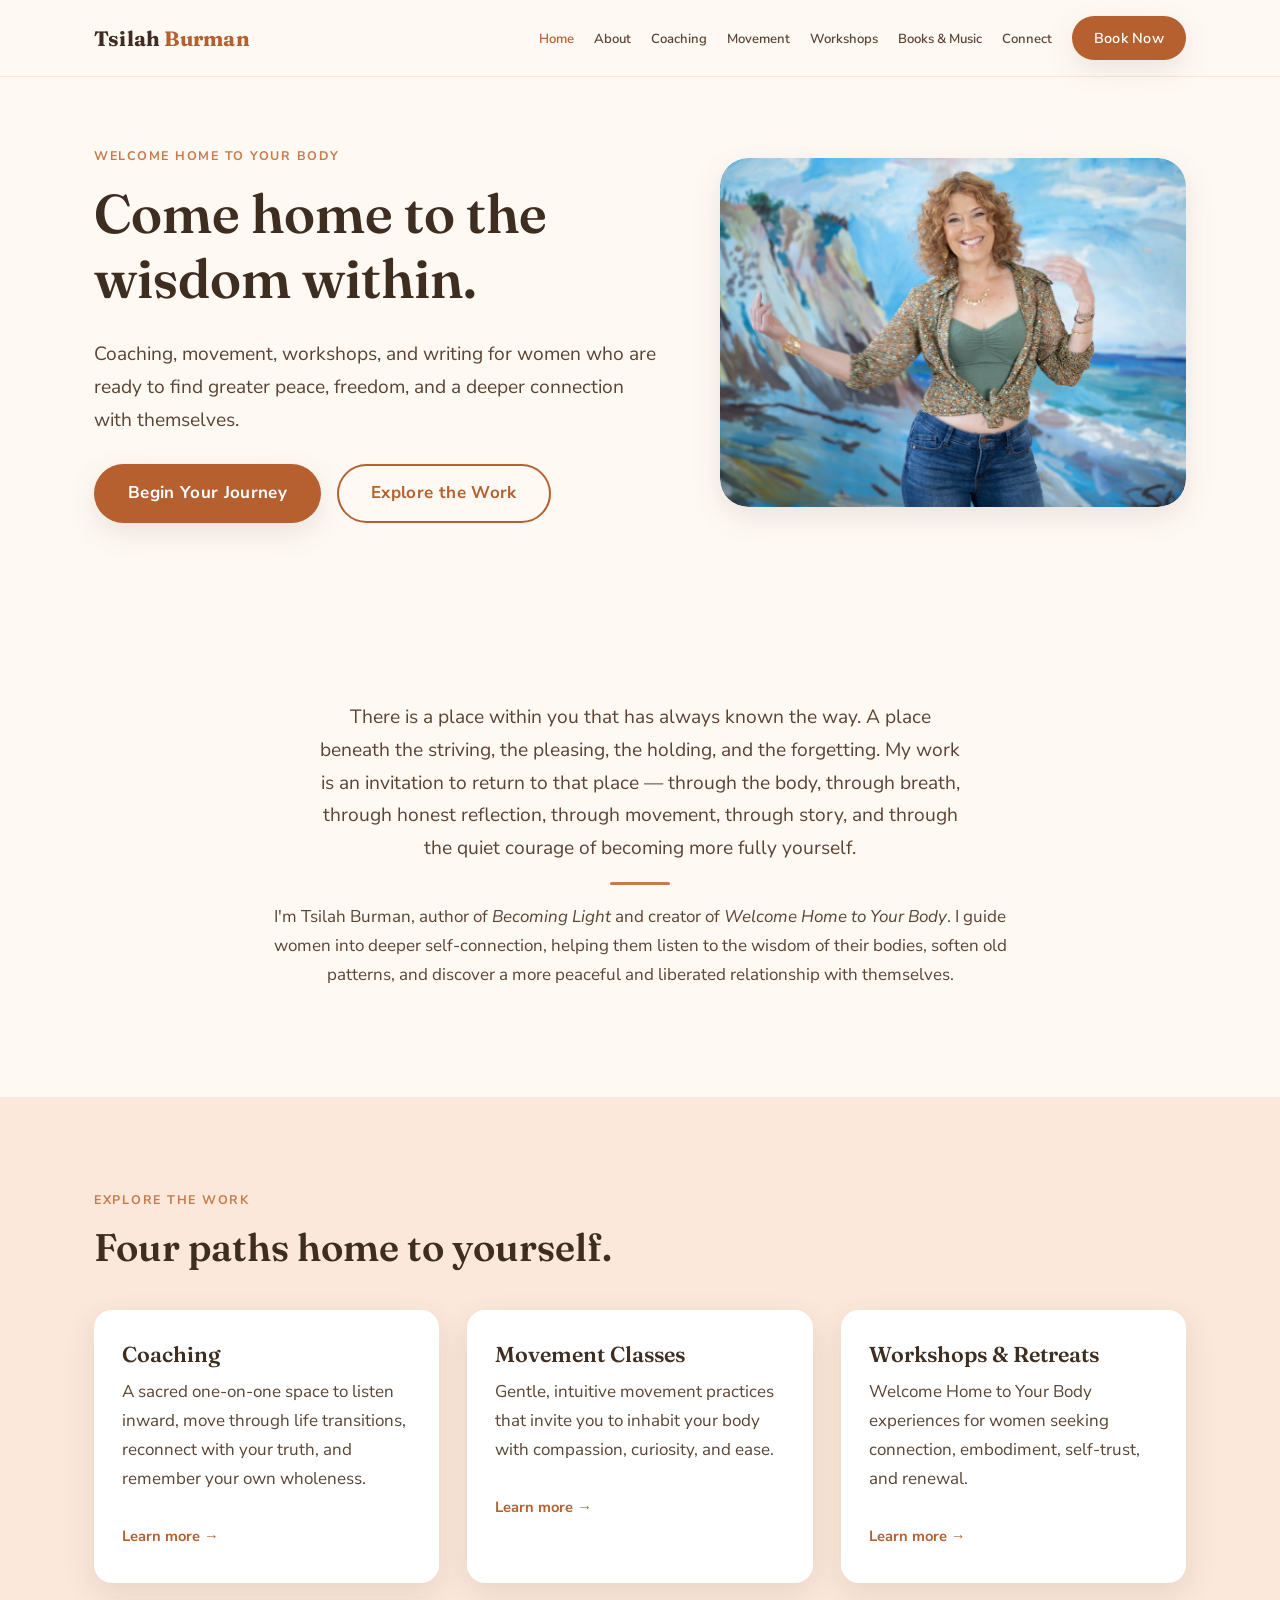
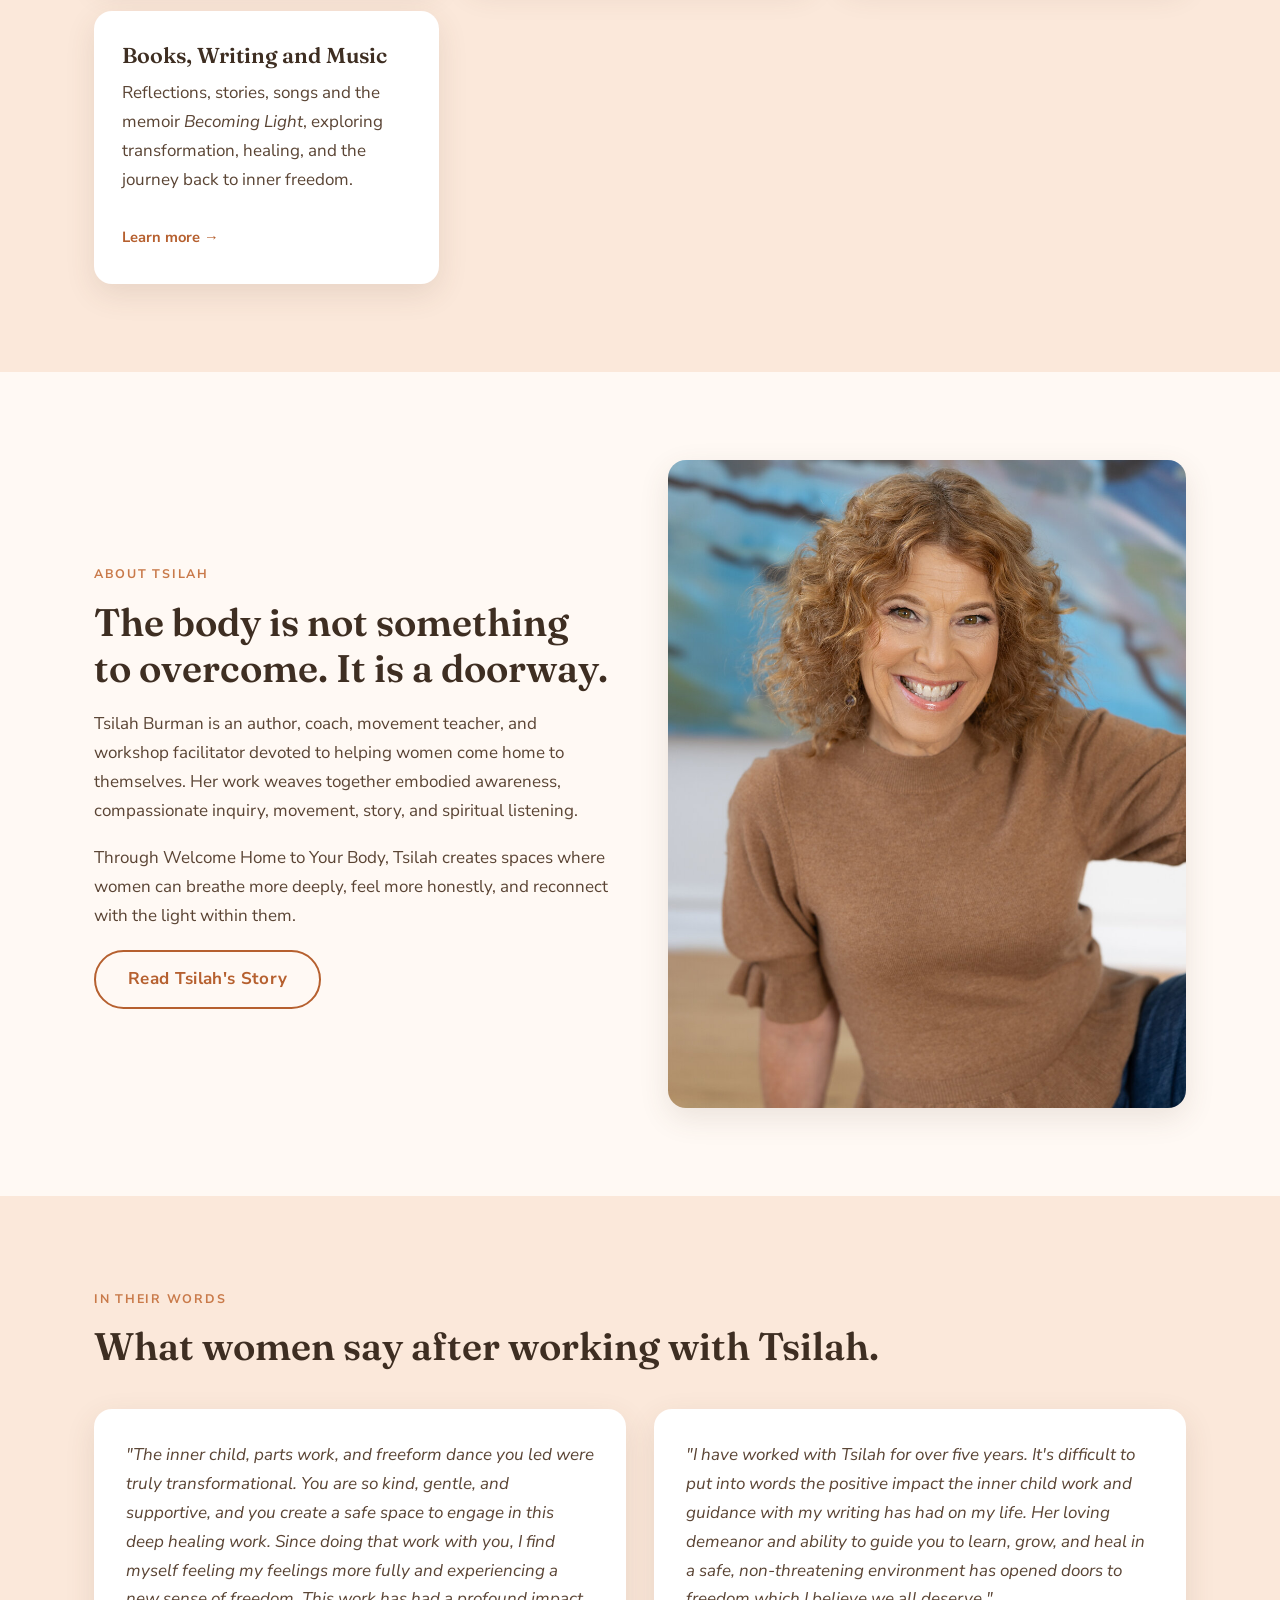
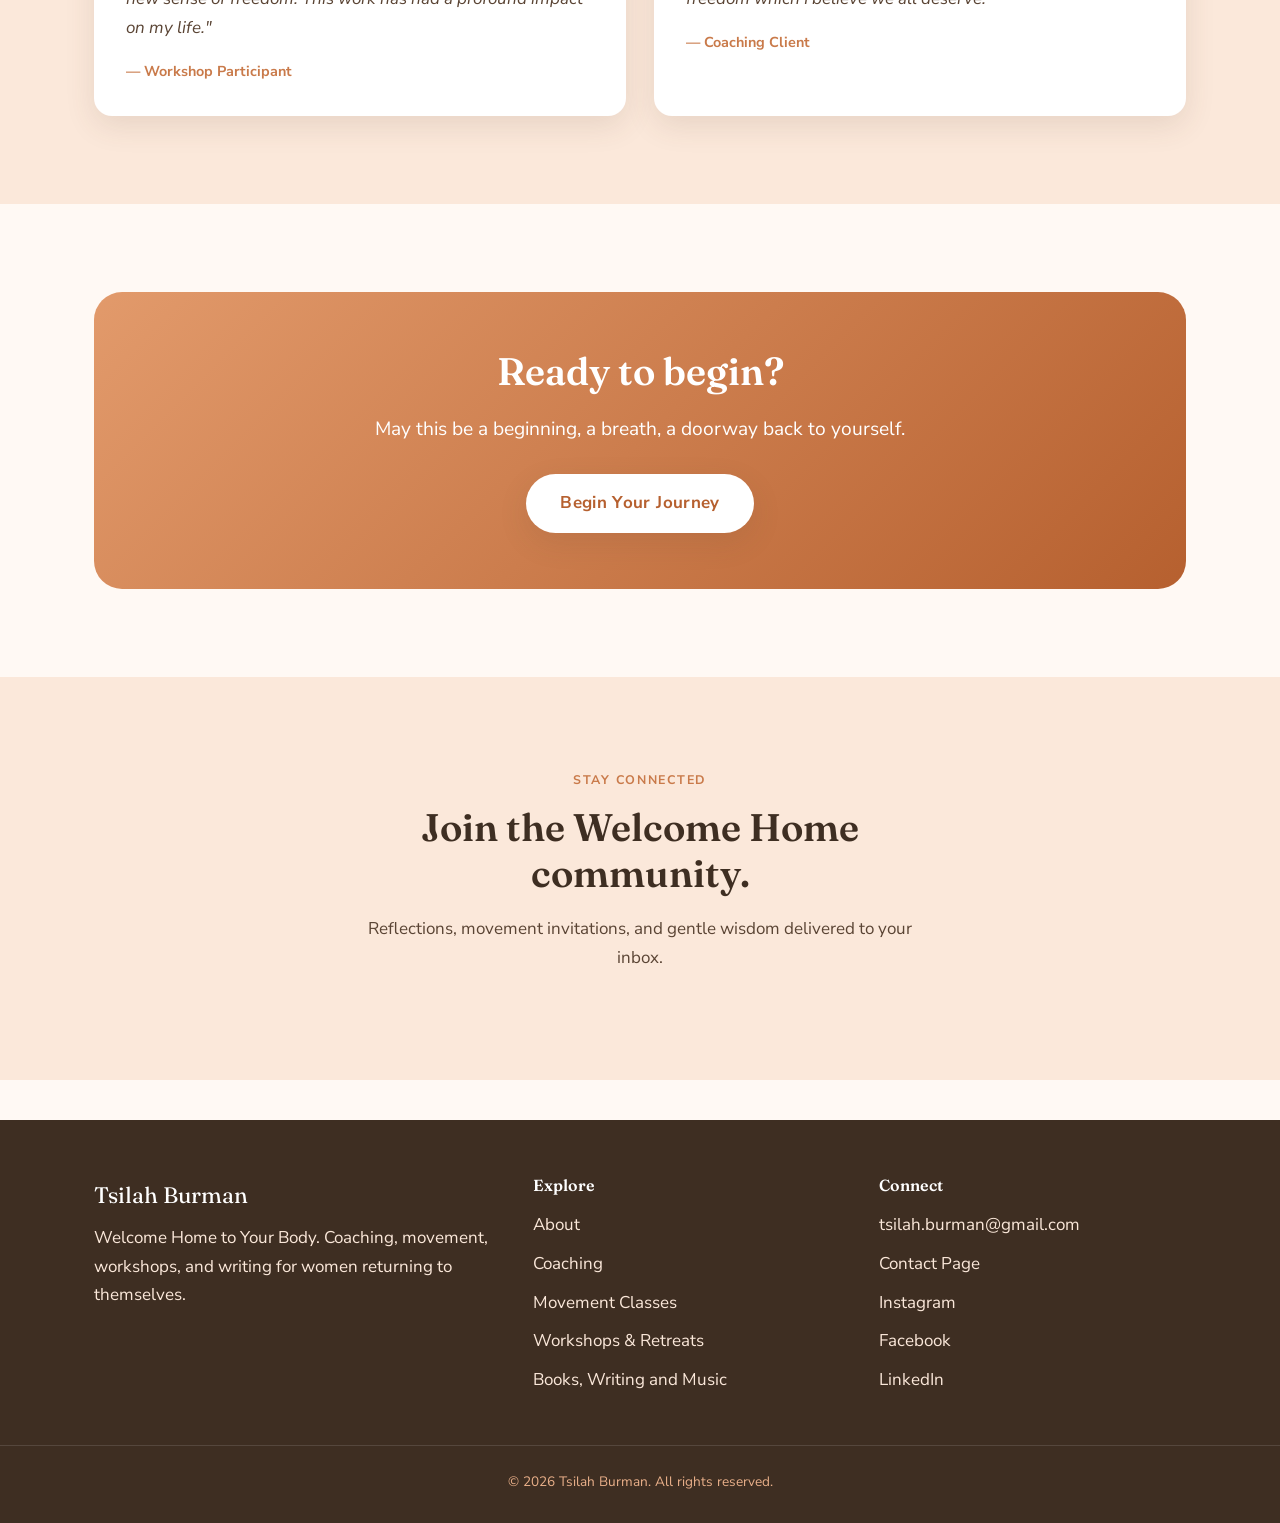
<file: index.html>
<!DOCTYPE html>
<html lang="en">
<head>
<meta charset="UTF-8">
<meta name="viewport" content="width=device-width, initial-scale=1.0">
<title>Welcome Home to Your Body | Tsilah Burman</title>
<meta name="description" content="Coaching, movement, workshops, and writing for women ready to find greater peace, freedom, and a deeper connection with themselves — with Tsilah Burman.">
<link rel="preconnect" href="https://fonts.googleapis.com">
<link href="https://fonts.googleapis.com/css2?family=Fraunces:ital,wght@0,500;0,600;0,700;1,500&family=Nunito+Sans:wght@400;600;700;800&display=swap" rel="stylesheet">
<link rel="stylesheet" href="assets/css/styles.css">
<!-- Google tag (gtag.js) -->
<script async src="https://www.googletagmanager.com/gtag/js?id=G-9420TD0KE1"></script>
<script>
  window.dataLayer = window.dataLayer || [];
  function gtag(){dataLayer.push(arguments);}
  gtag('js', new Date());
  gtag('config', 'G-9420TD0KE1');
</script>
</head>
<body>

<header class="site-header">
  <div class="nav-wrap">
    <a class="brand" href="index.html">Tsilah <span>Burman</span></a>
    <button class="nav-toggle" aria-label="Toggle menu">☰</button>
    <ul class="nav-links">
      <li><a href="index.html" class="active">Home</a></li>
      <li><a href="about.html">About</a></li>
      <li><a href="coaching.html">Coaching</a></li>
      <li><a href="movement-classes.html">Movement</a></li>
      <li><a href="workshops-retreats.html">Workshops</a></li>
      <li><a href="books-writing.html">Books &amp; Music</a></li>
      <li><a href="contact.html">Connect</a></li>
      <li><a href="book.html" class="btn">Book Now</a></li>
    </ul>
  </div>
</header>

<section class="hero">
  <div class="container hero-grid">
    <div>
      <span class="eyebrow">Welcome Home to Your Body</span>
      <h1>Come home to the wisdom within.</h1>
      <p class="lede">Coaching, movement, workshops, and writing for women who are ready to find greater peace, freedom, and a deeper connection with themselves.</p>
      <div class="btn-row">
        <a href="contact.html" class="btn">Begin Your Journey</a>
        <a href="coaching.html" class="btn btn--ghost">Explore the Work</a>
      </div>
    </div>
    <div class="hero-art">
      <img src="assets/images/hero.jpg" alt="Tsilah Burman standing joyfully in front of a hand-painted ocean mural">
    </div>
  </div>
</section>

<section class="section">
  <div class="container">
    <div style="max-width:760px; margin:0 auto; text-align:center;">
      <p class="lede" style="margin:0 auto;">There is a place within you that has always known the way. A place beneath the striving, the pleasing, the holding, and the forgetting. My work is an invitation to return to that place — through the body, through breath, through honest reflection, through movement, through story, and through the quiet courage of becoming more fully yourself.</p>
      <div class="divider"></div>
      <p>I'm Tsilah Burman, author of <em>Becoming Light</em> and creator of <em>Welcome Home to Your Body</em>. I guide women into deeper self-connection, helping them listen to the wisdom of their bodies, soften old patterns, and discover a more peaceful and liberated relationship with themselves.</p>
    </div>
  </div>
</section>

<section class="section section--peach">
  <div class="container">
    <span class="eyebrow">Explore the Work</span>
    <h2>Four paths home to yourself.</h2>
    <div class="grid-3">
      <div class="card">
        <h3>Coaching</h3>
        <p>A sacred one-on-one space to listen inward, move through life transitions, reconnect with your truth, and remember your own wholeness.</p>
        <a class="card-link" href="coaching.html">Learn more →</a>
      </div>
      <div class="card">
        <h3>Movement Classes</h3>
        <p>Gentle, intuitive movement practices that invite you to inhabit your body with compassion, curiosity, and ease.</p>
        <a class="card-link" href="movement-classes.html">Learn more →</a>
      </div>
      <div class="card">
        <h3>Workshops &amp; Retreats</h3>
        <p>Welcome Home to Your Body experiences for women seeking connection, embodiment, self-trust, and renewal.</p>
        <a class="card-link" href="workshops-retreats.html">Learn more →</a>
      </div>
      <div class="card">
        <h3>Books, Writing and Music</h3>
        <p>Reflections, stories, songs and the memoir <em>Becoming Light</em>, exploring transformation, healing, and the journey back to inner freedom.</p>
        <a class="card-link" href="books-writing.html">Learn more →</a>
      </div>
    </div>
  </div>
</section>

<section class="section">
  <div class="container split">
    <div>
      <span class="eyebrow">About Tsilah</span>
      <h2>The body is not something to overcome. It is a doorway.</h2>
      <p>Tsilah Burman is an author, coach, movement teacher, and workshop facilitator devoted to helping women come home to themselves. Her work weaves together embodied awareness, compassionate inquiry, movement, story, and spiritual listening.</p>
      <p>Through Welcome Home to Your Body, Tsilah creates spaces where women can breathe more deeply, feel more honestly, and reconnect with the light within them.</p>
      <a class="btn btn--ghost" href="about.html">Read Tsilah's Story</a>
    </div>
    <div class="split-img">
      <img src="assets/images/headshot.jpg" alt="Portrait of Tsilah Burman smiling warmly">
    </div>
  </div>
</section>

<section class="section section--peach">
  <div class="container">
    <span class="eyebrow">In Their Words</span>
    <h2>What women say after working with Tsilah.</h2>
    <div class="testimonial-grid">
      <div class="testimonial">
        "The inner child, parts work, and freeform dance you led were truly transformational. You are so kind, gentle, and supportive, and you create a safe space to engage in this deep healing work. Since doing that work with you, I find myself feeling my feelings more fully and experiencing a new sense of freedom. This work has had a profound impact on my life."
        <cite>— Workshop Participant</cite>
      </div>
      <div class="testimonial">
        "I have worked with Tsilah for over five years. It's difficult to put into words the positive impact the inner child work and guidance with my writing has had on my life. Her loving demeanor and ability to guide you to learn, grow, and heal in a safe, non-threatening environment has opened doors to freedom which I believe we all deserve."
        <cite>— Coaching Client</cite>
      </div>
    </div>
  </div>
</section>

<section class="section">
  <div class="container">
    <div class="cta-band">
      <h2>Ready to begin?</h2>
      <p class="lede" style="margin:0 auto;">May this be a beginning, a breath, a doorway back to yourself.</p>
      <div class="btn-row" style="justify-content:center;">
        <a href="contact.html" class="btn">Begin Your Journey</a>
      </div>
    </div>
  </div>
</section>

<section class="section section--peach">
  <div class="container" style="text-align:center; max-width:600px;">
    <span class="eyebrow">Stay Connected</span>
    <h2>Join the Welcome Home community.</h2>
    <p>Reflections, movement invitations, and gentle wisdom delivered to your inbox.</p>
    <script async data-uid="1c438d5a54" src="https://tsilah-burman.kit.com/1c438d5a54/index.js"></script>
  </div>
</section>

<footer class="site-footer">
  <div class="container footer-grid">
    <div>
      <div class="footer-brand">Tsilah Burman</div>
      <p>Welcome Home to Your Body. Coaching, movement, workshops, and writing for women returning to themselves.</p>
    </div>
    <div>
      <h4>Explore</h4>
      <ul class="footer-links">
        <li><a href="about.html">About</a></li>
        <li><a href="coaching.html">Coaching</a></li>
        <li><a href="movement-classes.html">Movement Classes</a></li>
        <li><a href="workshops-retreats.html">Workshops &amp; Retreats</a></li>
        <li><a href="books-writing.html">Books, Writing and Music</a></li>
      </ul>
    </div>
    <div>
      <h4>Connect</h4>
      <ul class="footer-links">
        <li><a href="mailto:tsilah.burman@gmail.com">tsilah.burman@gmail.com</a></li>
        <li><a href="contact.html">Contact Page</a></li>
        <li><a href="https://www.instagram.com/tsilahb/" target="_blank" rel="noopener">Instagram</a></li>
        <li><a href="https://www.facebook.com/tsilah.burman" target="_blank" rel="noopener">Facebook</a></li>
        <li><a href="https://www.linkedin.com/in/tsilah-burman-02950ab/" target="_blank" rel="noopener">LinkedIn</a></li>
      </ul>
    </div>
  </div>
  <div class="footer-bottom">&copy; 2026 Tsilah Burman. All rights reserved.</div>
</footer>

<script src="assets/js/main.js"></script>
<!-- Start of HubSpot Embed Code -->
<script type="text/javascript" id="hs-script-loader" async defer src="//js-na2.hs-scripts.com/246640517.js"></script>
<!-- End of HubSpot Embed Code -->
</body>
</html>
</file>
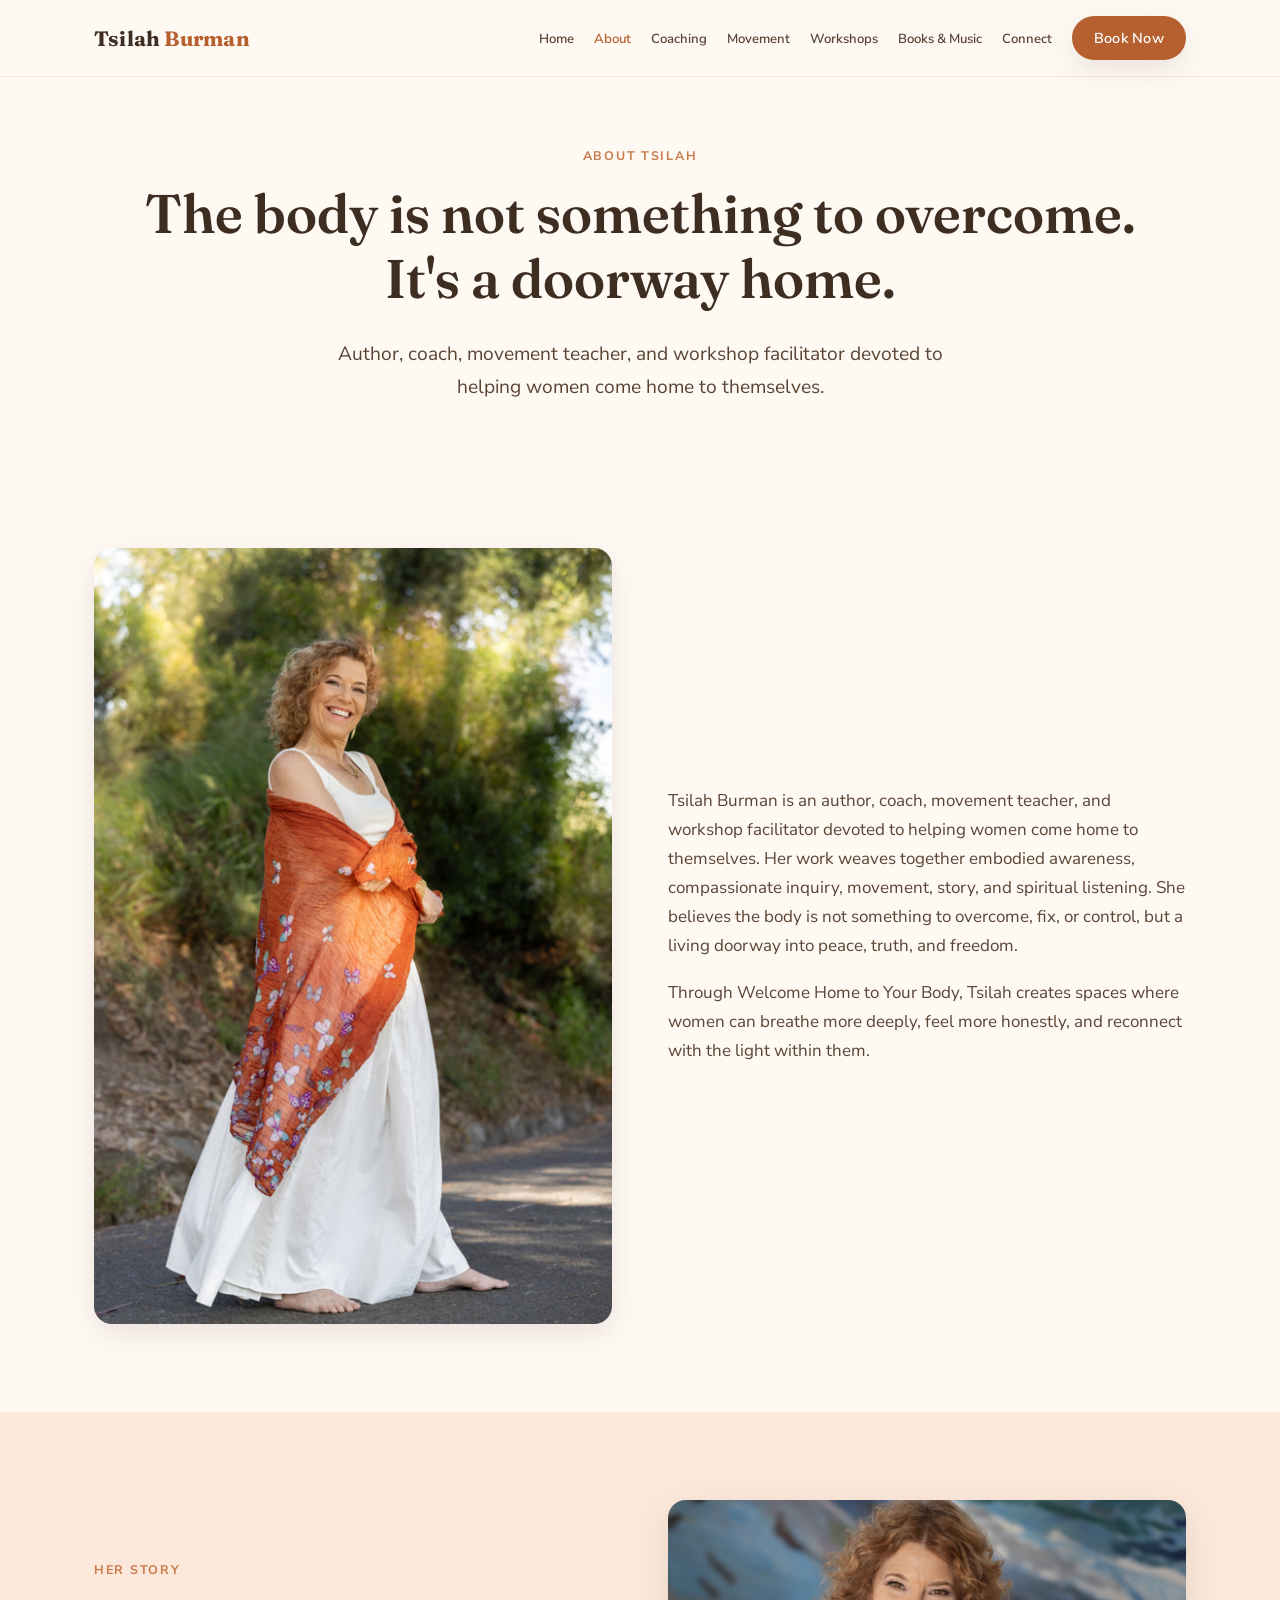
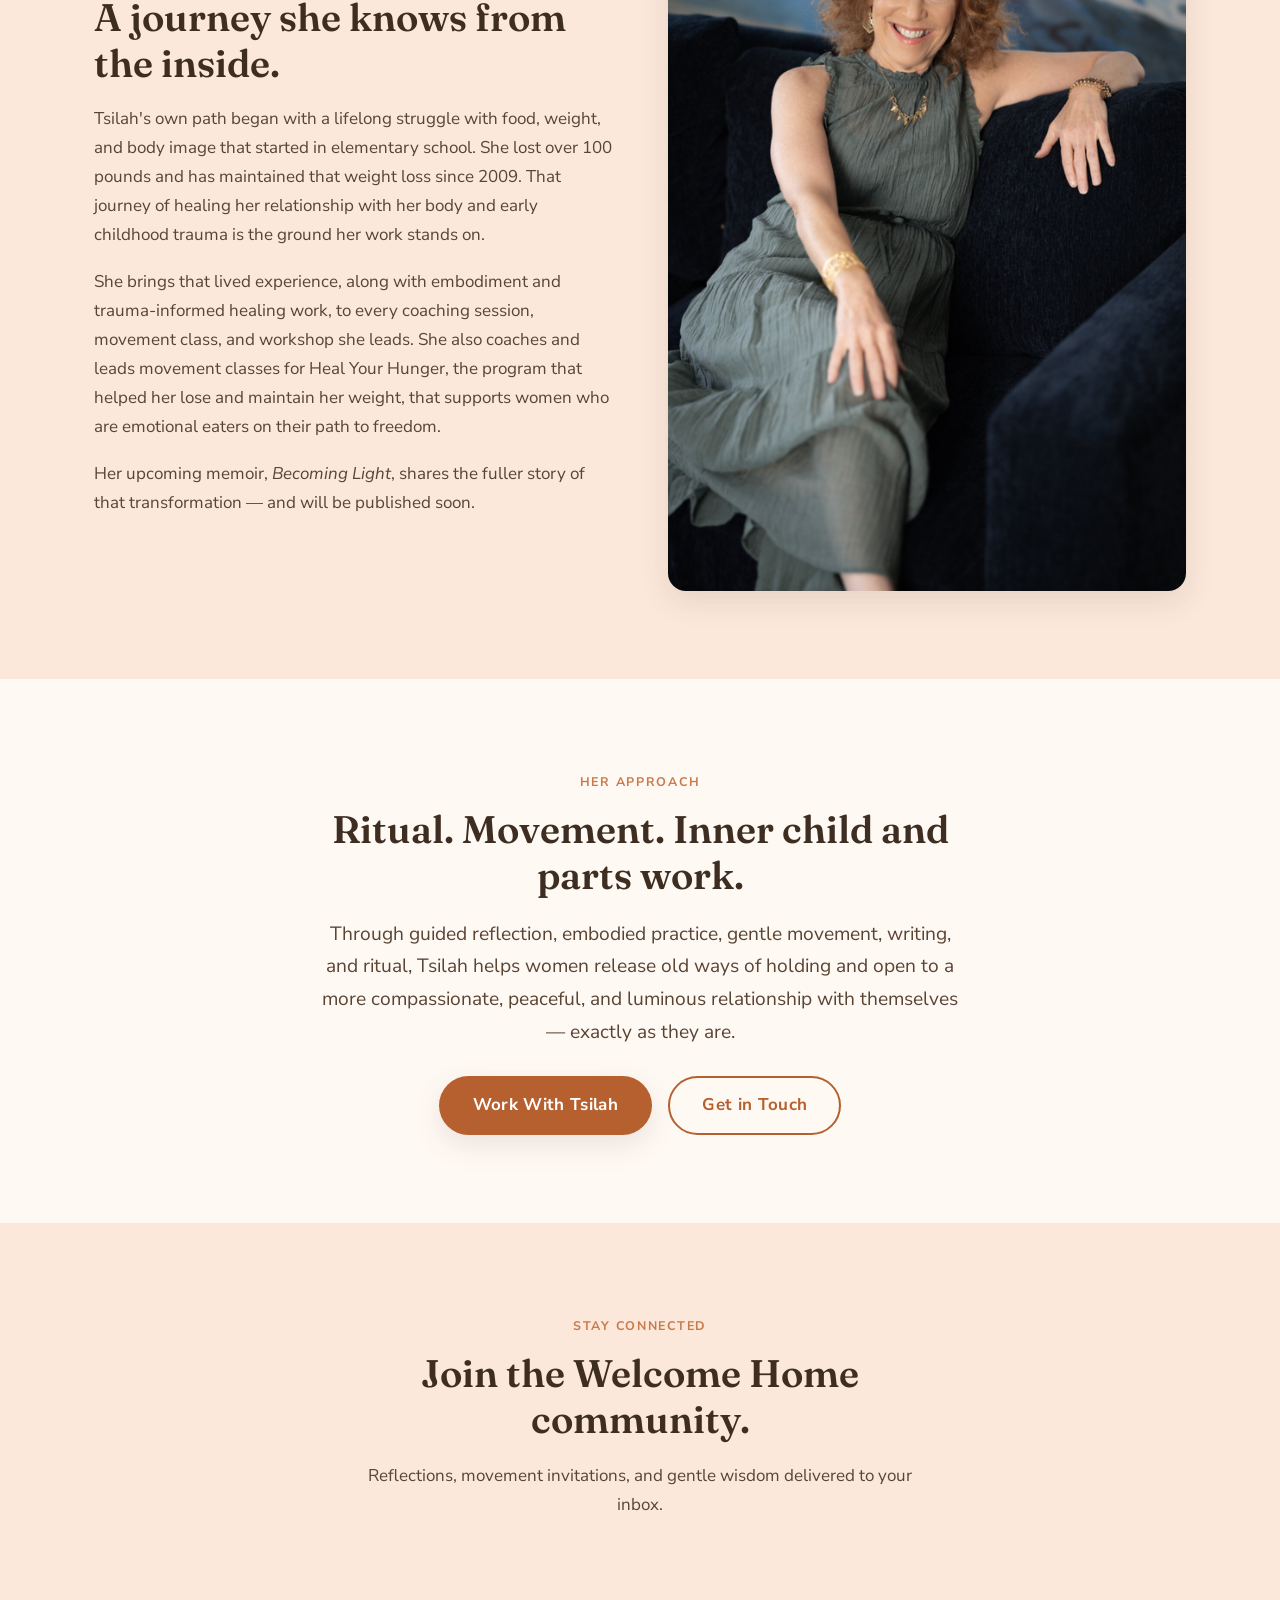
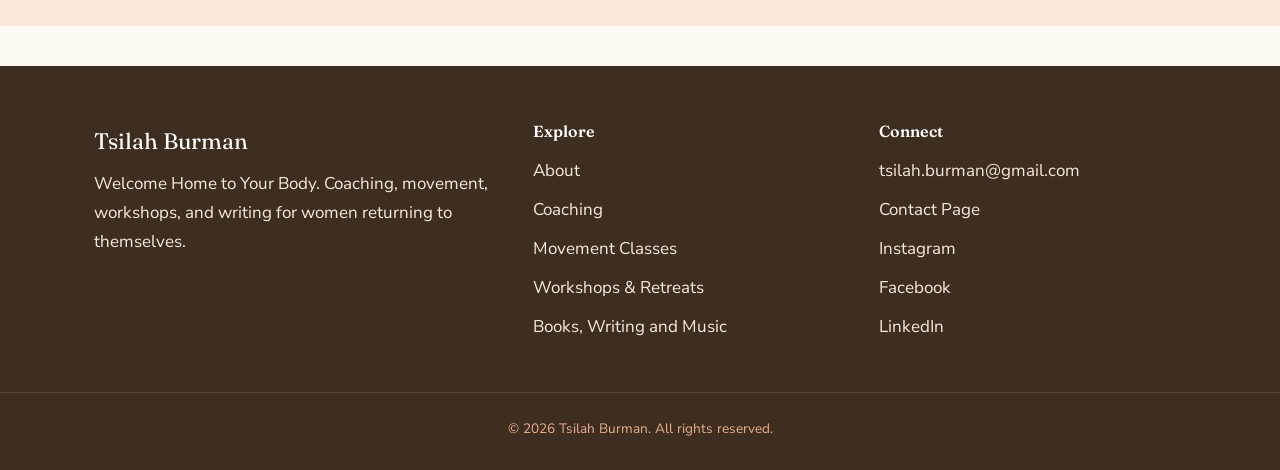
<file: about.html>
<!DOCTYPE html>
<html lang="en">
<head>
<meta charset="UTF-8">
<meta name="viewport" content="width=device-width, initial-scale=1.0">
<title>About Tsilah Burman | Welcome Home to Your Body</title>
<meta name="description" content="Meet Tsilah Burman — author, coach, movement teacher, and workshop facilitator devoted to helping women come home to themselves.">
<link rel="preconnect" href="https://fonts.googleapis.com">
<link href="https://fonts.googleapis.com/css2?family=Fraunces:ital,wght@0,500;0,600;0,700;1,500&family=Nunito+Sans:wght@400;600;700;800&display=swap" rel="stylesheet">
<link rel="stylesheet" href="assets/css/styles.css">
<!-- Google tag (gtag.js) -->
<script async src="https://www.googletagmanager.com/gtag/js?id=G-9420TD0KE1"></script>
<script>
  window.dataLayer = window.dataLayer || [];
  function gtag(){dataLayer.push(arguments);}
  gtag('js', new Date());
  gtag('config', 'G-9420TD0KE1');
</script>
</head>
<body>

<header class="site-header">
  <div class="nav-wrap">
    <a class="brand" href="index.html">Tsilah <span>Burman</span></a>
    <button class="nav-toggle" aria-label="Toggle menu">☰</button>
    <ul class="nav-links">
      <li><a href="index.html">Home</a></li>
      <li><a href="about.html" class="active">About</a></li>
      <li><a href="coaching.html">Coaching</a></li>
      <li><a href="movement-classes.html">Movement</a></li>
      <li><a href="workshops-retreats.html">Workshops</a></li>
      <li><a href="books-writing.html">Books &amp; Music</a></li>
      <li><a href="contact.html">Connect</a></li>
      <li><a href="book.html" class="btn">Book Now</a></li>
    </ul>
  </div>
</header>

<section class="page-hero">
  <div class="container">
    <span class="eyebrow">About Tsilah</span>
    <h1>The body is not something to overcome.<br>It's a doorway home.</h1>
    <p class="lede">Author, coach, movement teacher, and workshop facilitator devoted to helping women come home to themselves.</p>
  </div>
</section>

<section class="section">
  <div class="container split">
    <div class="split-img">
      <img src="assets/images/movement.jpg" alt="Tsilah Burman moving freely outdoors with a flowing orange scarf">
    </div>
    <div>
      <p>Tsilah Burman is an author, coach, movement teacher, and workshop facilitator devoted to helping women come home to themselves. Her work weaves together embodied awareness, compassionate inquiry, movement, story, and spiritual listening. She believes the body is not something to overcome, fix, or control, but a living doorway into peace, truth, and freedom.</p>
      <p>Through Welcome Home to Your Body, Tsilah creates spaces where women can breathe more deeply, feel more honestly, and reconnect with the light within them.</p>
    </div>
  </div>
</section>

<section class="section section--peach">
  <div class="container split reverse">
    <div class="split-img">
      <img src="assets/images/about-3.jpg" alt="Tsilah Burman seated, smiling warmly">
    </div>
    <div>
      <span class="eyebrow">Her Story</span>
      <h2>A journey she knows from the inside.</h2>
      <p>Tsilah's own path began with a lifelong struggle with food, weight, and body image that started in elementary school. She lost over 100 pounds and has maintained that weight loss since 2009. That journey of healing her relationship with her body and early childhood trauma is the ground her work stands on.</p>
      <p>She brings that lived experience, along with embodiment and trauma-informed healing work, to every coaching session, movement class, and workshop she leads. She also coaches and leads movement classes for Heal Your Hunger, the program that helped her lose and maintain her weight, that supports women who are emotional eaters on their path to freedom.</p>
      <p>Her upcoming memoir, <em>Becoming Light</em>, shares the fuller story of that transformation — and will be published soon.</p>
    </div>
  </div>
</section>

<section class="section">
  <div class="container" style="text-align:center; max-width:760px;">
    <span class="eyebrow">Her Approach</span>
    <h2>Ritual. Movement. Inner child and parts work.</h2>
    <p class="lede" style="margin:0 auto;">Through guided reflection, embodied practice, gentle movement, writing, and ritual, Tsilah helps women release old ways of holding and open to a more compassionate, peaceful, and luminous relationship with themselves — exactly as they are.</p>
    <div class="btn-row" style="justify-content:center;">
      <a href="coaching.html" class="btn">Work With Tsilah</a>
      <a href="contact.html" class="btn btn--ghost">Get in Touch</a>
    </div>
  </div>
</section>

<section class="section section--peach">
  <div class="container" style="text-align:center; max-width:600px;">
    <span class="eyebrow">Stay Connected</span>
    <h2>Join the Welcome Home community.</h2>
    <p>Reflections, movement invitations, and gentle wisdom delivered to your inbox.</p>
    <script async data-uid="1c438d5a54" src="https://tsilah-burman.kit.com/1c438d5a54/index.js"></script>
  </div>
</section>

<footer class="site-footer">
  <div class="container footer-grid">
    <div>
      <div class="footer-brand">Tsilah Burman</div>
      <p>Welcome Home to Your Body. Coaching, movement, workshops, and writing for women returning to themselves.</p>
    </div>
    <div>
      <h4>Explore</h4>
      <ul class="footer-links">
        <li><a href="about.html">About</a></li>
        <li><a href="coaching.html">Coaching</a></li>
        <li><a href="movement-classes.html">Movement Classes</a></li>
        <li><a href="workshops-retreats.html">Workshops &amp; Retreats</a></li>
        <li><a href="books-writing.html">Books, Writing and Music</a></li>
      </ul>
    </div>
    <div>
      <h4>Connect</h4>
      <ul class="footer-links">
        <li><a href="mailto:tsilah.burman@gmail.com">tsilah.burman@gmail.com</a></li>
        <li><a href="contact.html">Contact Page</a></li>
        <li><a href="https://www.instagram.com/tsilahb/" target="_blank" rel="noopener">Instagram</a></li>
        <li><a href="https://www.facebook.com/tsilah.burman" target="_blank" rel="noopener">Facebook</a></li>
        <li><a href="https://www.linkedin.com/in/tsilah-burman-02950ab/" target="_blank" rel="noopener">LinkedIn</a></li>
      </ul>
    </div>
  </div>
  <div class="footer-bottom">&copy; 2026 Tsilah Burman. All rights reserved.</div>
</footer>

<script src="assets/js/main.js"></script>
<!-- Start of HubSpot Embed Code -->
<script type="text/javascript" id="hs-script-loader" async defer src="//js-na2.hs-scripts.com/246640517.js"></script>
<!-- End of HubSpot Embed Code -->
</body>
</html>
</file>
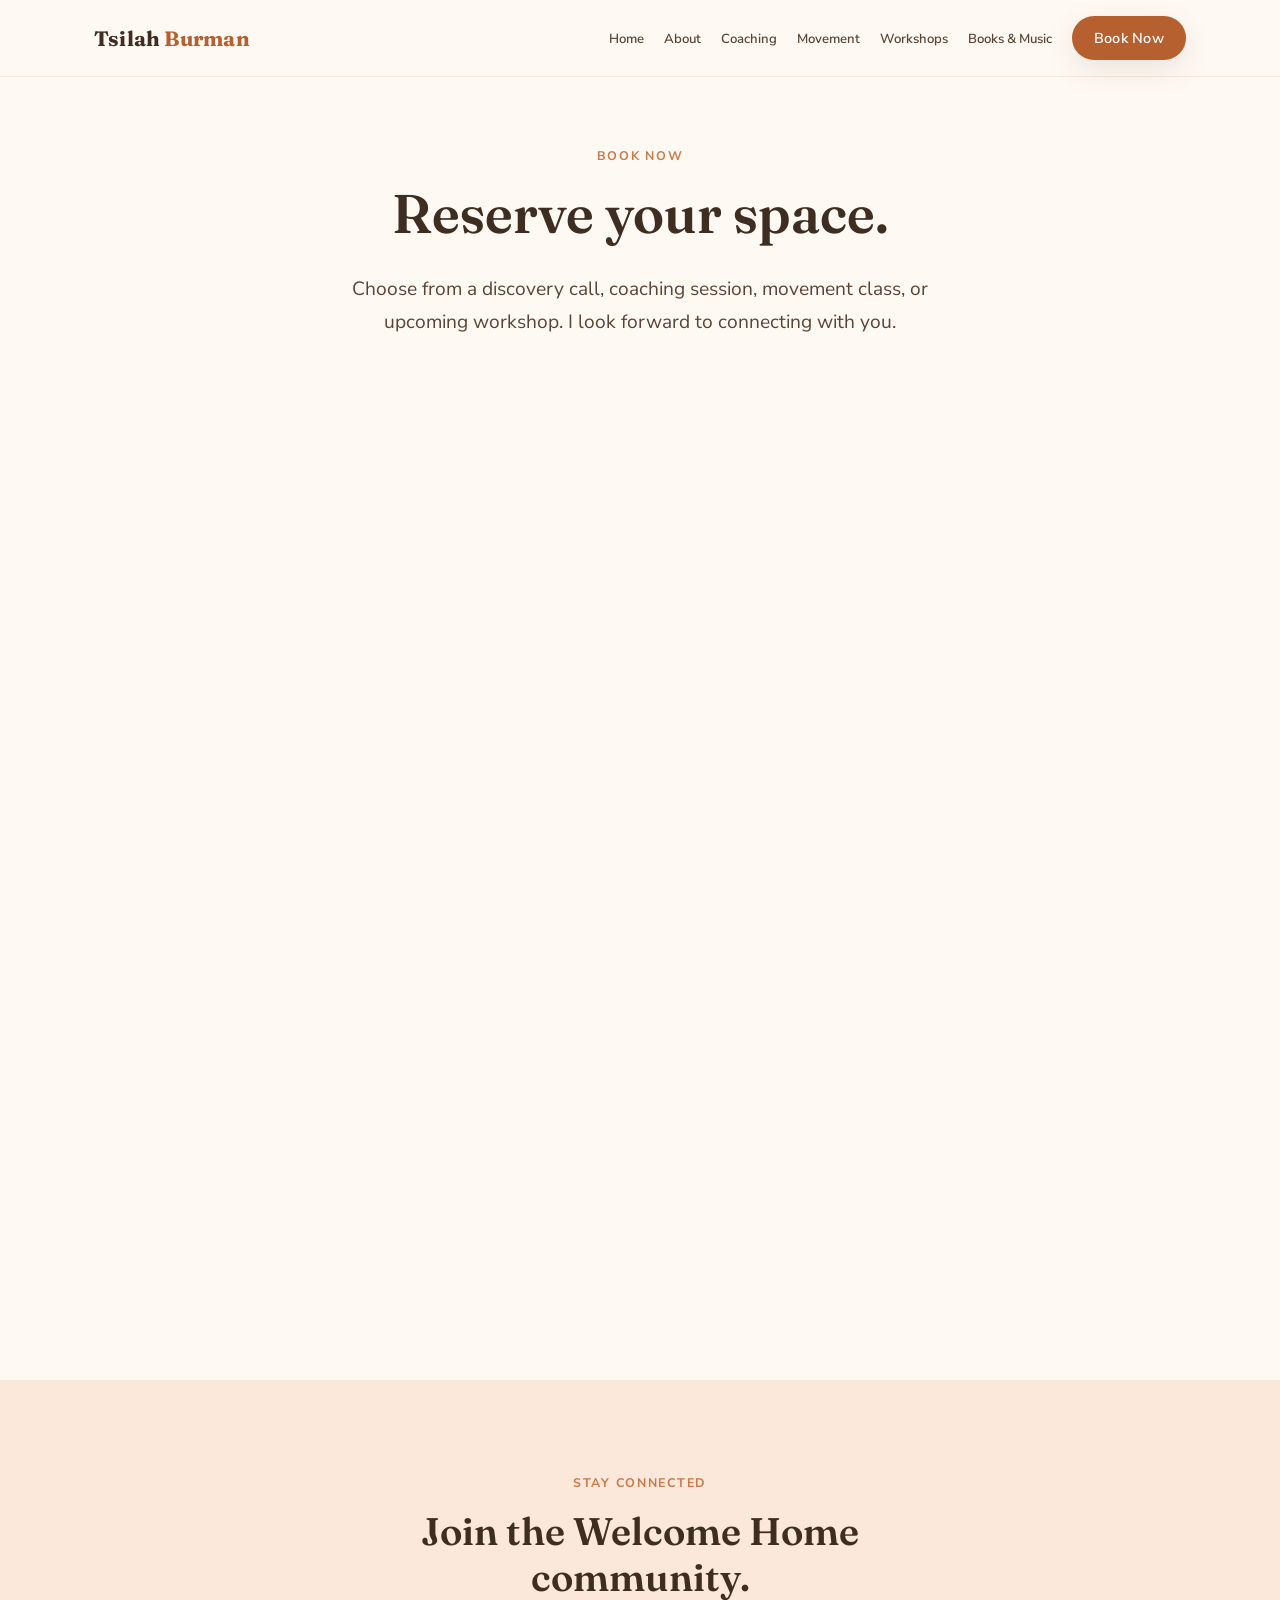
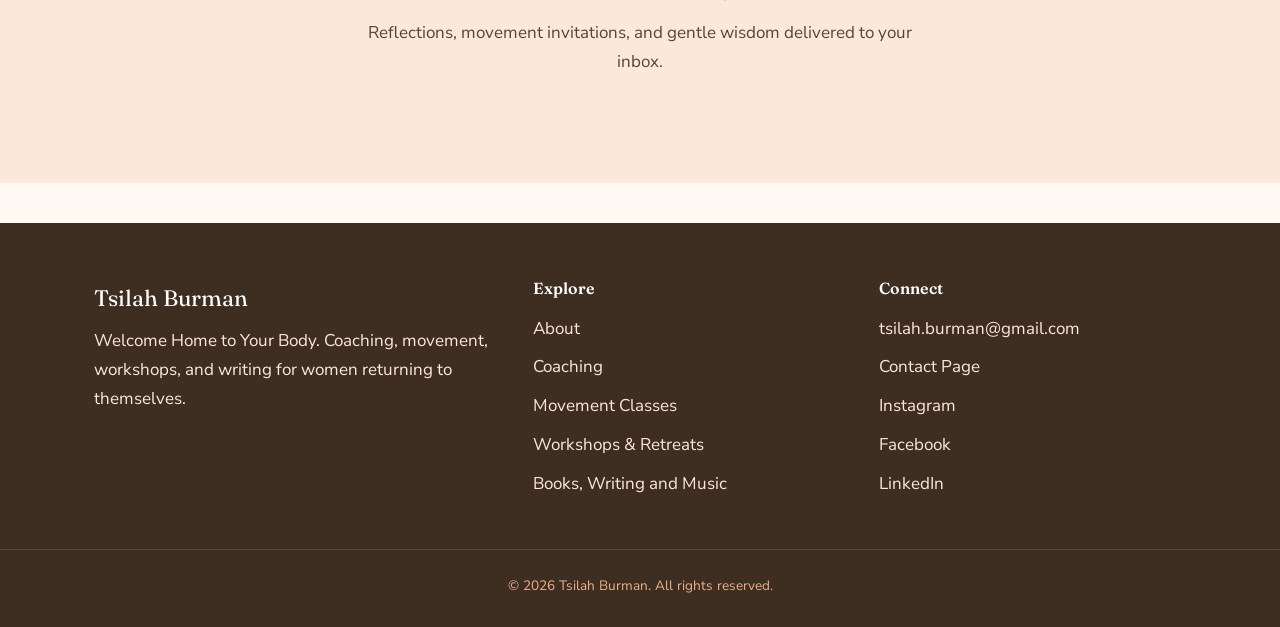
<file: book.html>
<!DOCTYPE html>
<html lang="en">
<head>
<meta charset="UTF-8">
<meta name="viewport" content="width=device-width, initial-scale=1.0">
<title>Book Now | Welcome Home to Your Body — Tsilah Burman</title>
<meta name="description" content="Book a discovery call, coaching session, movement class, or workshop with Tsilah Burman.">
<link rel="preconnect" href="https://fonts.googleapis.com">
<link href="https://fonts.googleapis.com/css2?family=Fraunces:ital,wght@0,500;0,600;0,700;1,500&family=Nunito+Sans:wght@400;600;700;800&display=swap" rel="stylesheet">
<link rel="stylesheet" href="assets/css/styles.css">
<!-- Google tag (gtag.js) -->
<script async src="https://www.googletagmanager.com/gtag/js?id=G-9420TD0KE1"></script>
<script>
  window.dataLayer = window.dataLayer || [];
  function gtag(){dataLayer.push(arguments);}
  gtag('js', new Date());
  gtag('config', 'G-9420TD0KE1');
</script>
</head>
<body>

<header class="site-header">
  <div class="nav-wrap">
    <a class="brand" href="index.html">Tsilah <span>Burman</span></a>
    <button class="nav-toggle" aria-label="Toggle menu">☰</button>
    <ul class="nav-links">
      <li><a href="index.html">Home</a></li>
      <li><a href="about.html">About</a></li>
      <li><a href="coaching.html">Coaching</a></li>
      <li><a href="movement-classes.html">Movement</a></li>
      <li><a href="workshops-retreats.html">Workshops</a></li>
      <li><a href="books-writing.html">Books &amp; Music</a></li>
      <li><a href="book.html" class="btn active">Book Now</a></li>
    </ul>
  </div>
</header>

<section class="page-hero">
  <div class="container">
    <span class="eyebrow">Book Now</span>
    <h1>Reserve your space.</h1>
    <p class="lede" style="margin:0 auto;">Choose from a discovery call, coaching session, movement class, or upcoming workshop. I look forward to connecting with you.</p>
  </div>
</section>

<section class="section">
  <div class="container">
    <iframe src="https://app.acuityscheduling.com/schedule.php?owner=39725911&ref=embedded_csp" title="Schedule Appointment" width="100%" height="800" frameBorder="0" allow="payment"></iframe>
    <script src="https://embed.acuityscheduling.com/js/embed.js" type="text/javascript"></script>
  </div>
</section>

<section class="section section--peach">
  <div class="container" style="text-align:center; max-width:600px;">
    <span class="eyebrow">Stay Connected</span>
    <h2>Join the Welcome Home community.</h2>
    <p>Reflections, movement invitations, and gentle wisdom delivered to your inbox.</p>
    <script async data-uid="1c438d5a54" src="https://tsilah-burman.kit.com/1c438d5a54/index.js"></script>
  </div>
</section>

<footer class="site-footer">
  <div class="container footer-grid">
    <div>
      <div class="footer-brand">Tsilah Burman</div>
      <p>Welcome Home to Your Body. Coaching, movement, workshops, and writing for women returning to themselves.</p>
    </div>
    <div>
      <h4>Explore</h4>
      <ul class="footer-links">
        <li><a href="about.html">About</a></li>
        <li><a href="coaching.html">Coaching</a></li>
        <li><a href="movement-classes.html">Movement Classes</a></li>
        <li><a href="workshops-retreats.html">Workshops &amp; Retreats</a></li>
        <li><a href="books-writing.html">Books, Writing and Music</a></li>
      </ul>
    </div>
    <div>
      <h4>Connect</h4>
      <ul class="footer-links">
        <li><a href="mailto:tsilah.burman@gmail.com">tsilah.burman@gmail.com</a></li>
        <li><a href="contact.html">Contact Page</a></li>
        <li><a href="https://www.instagram.com/tsilahb/" target="_blank" rel="noopener">Instagram</a></li>
        <li><a href="https://www.facebook.com/tsilah.burman" target="_blank" rel="noopener">Facebook</a></li>
        <li><a href="https://www.linkedin.com/in/tsilah-burman-02950ab/" target="_blank" rel="noopener">LinkedIn</a></li>
      </ul>
    </div>
  </div>
  <div class="footer-bottom">&copy; 2026 Tsilah Burman. All rights reserved.</div>
</footer>

<script src="assets/js/main.js"></script>
<!-- Start of HubSpot Embed Code -->
<script type="text/javascript" id="hs-script-loader" async defer src="//js-na2.hs-scripts.com/246640517.js"></script>
<!-- End of HubSpot Embed Code -->
</body>
</html>
</file>
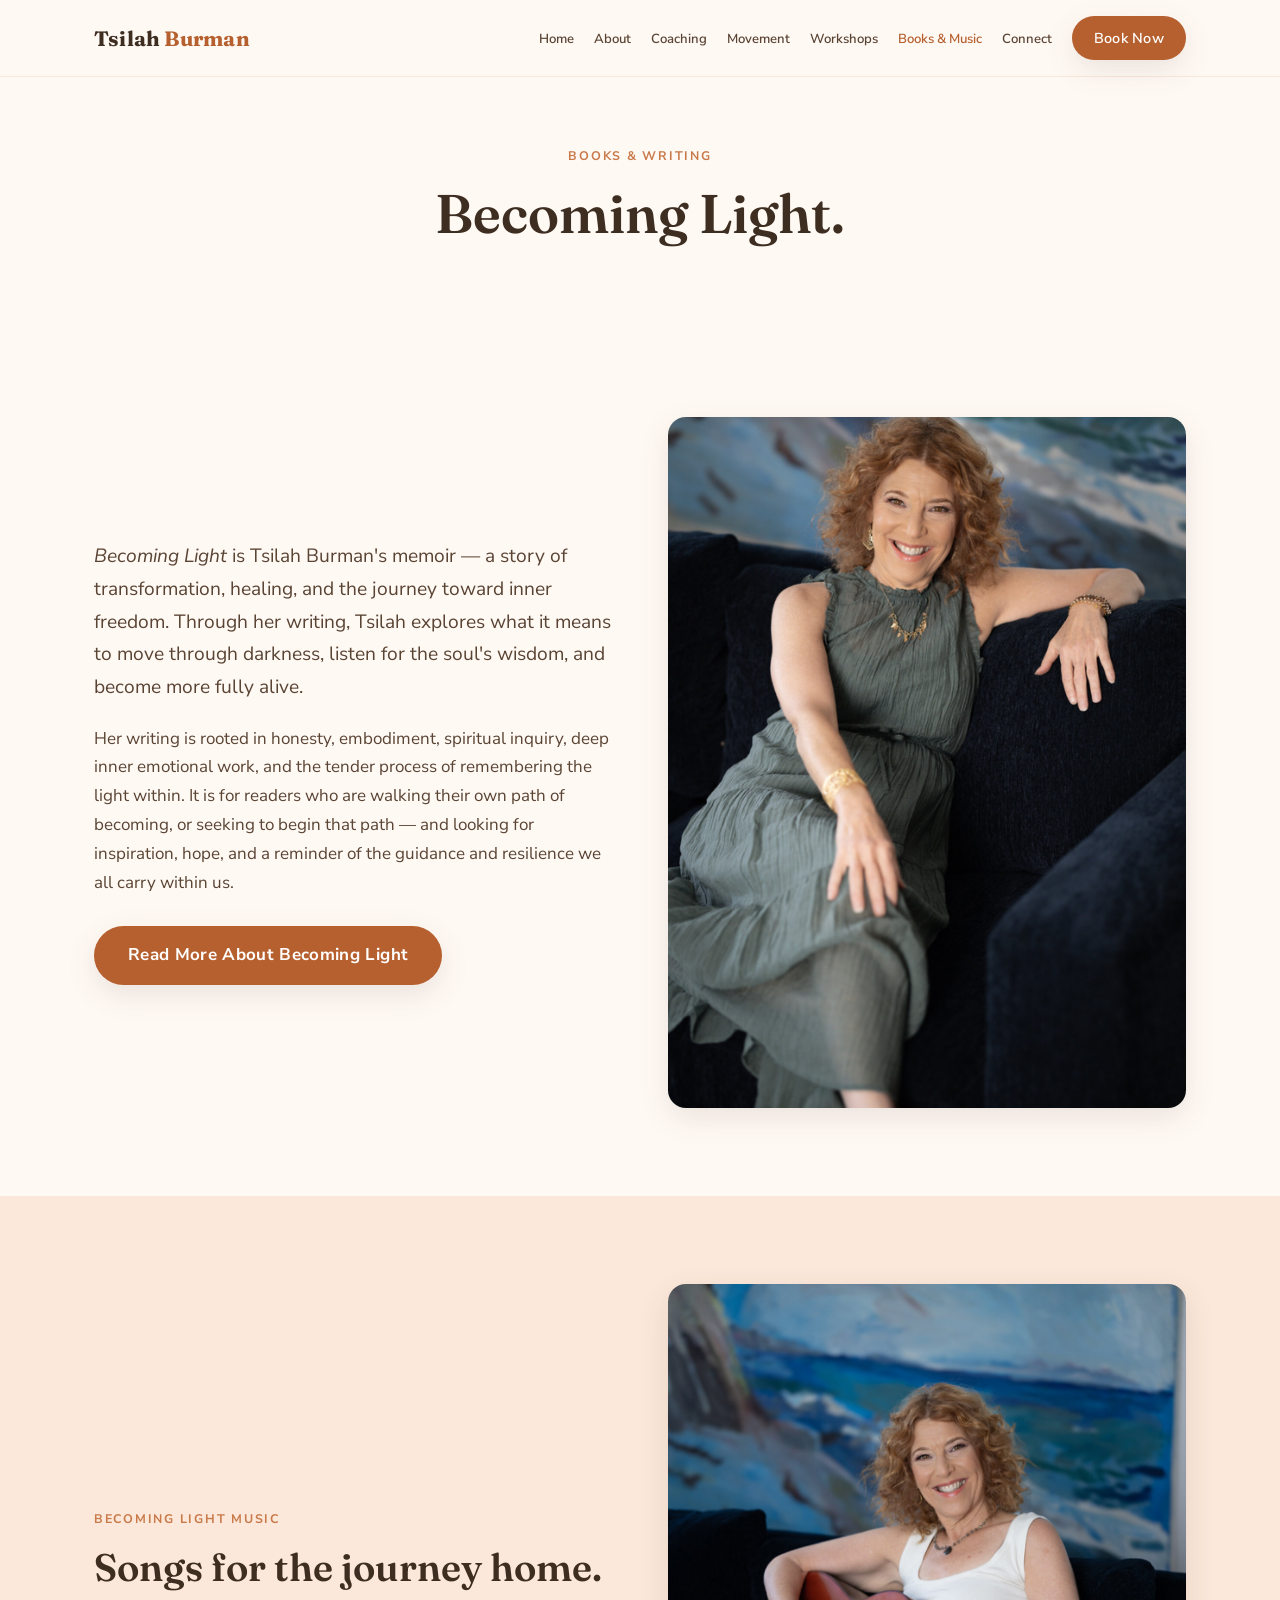
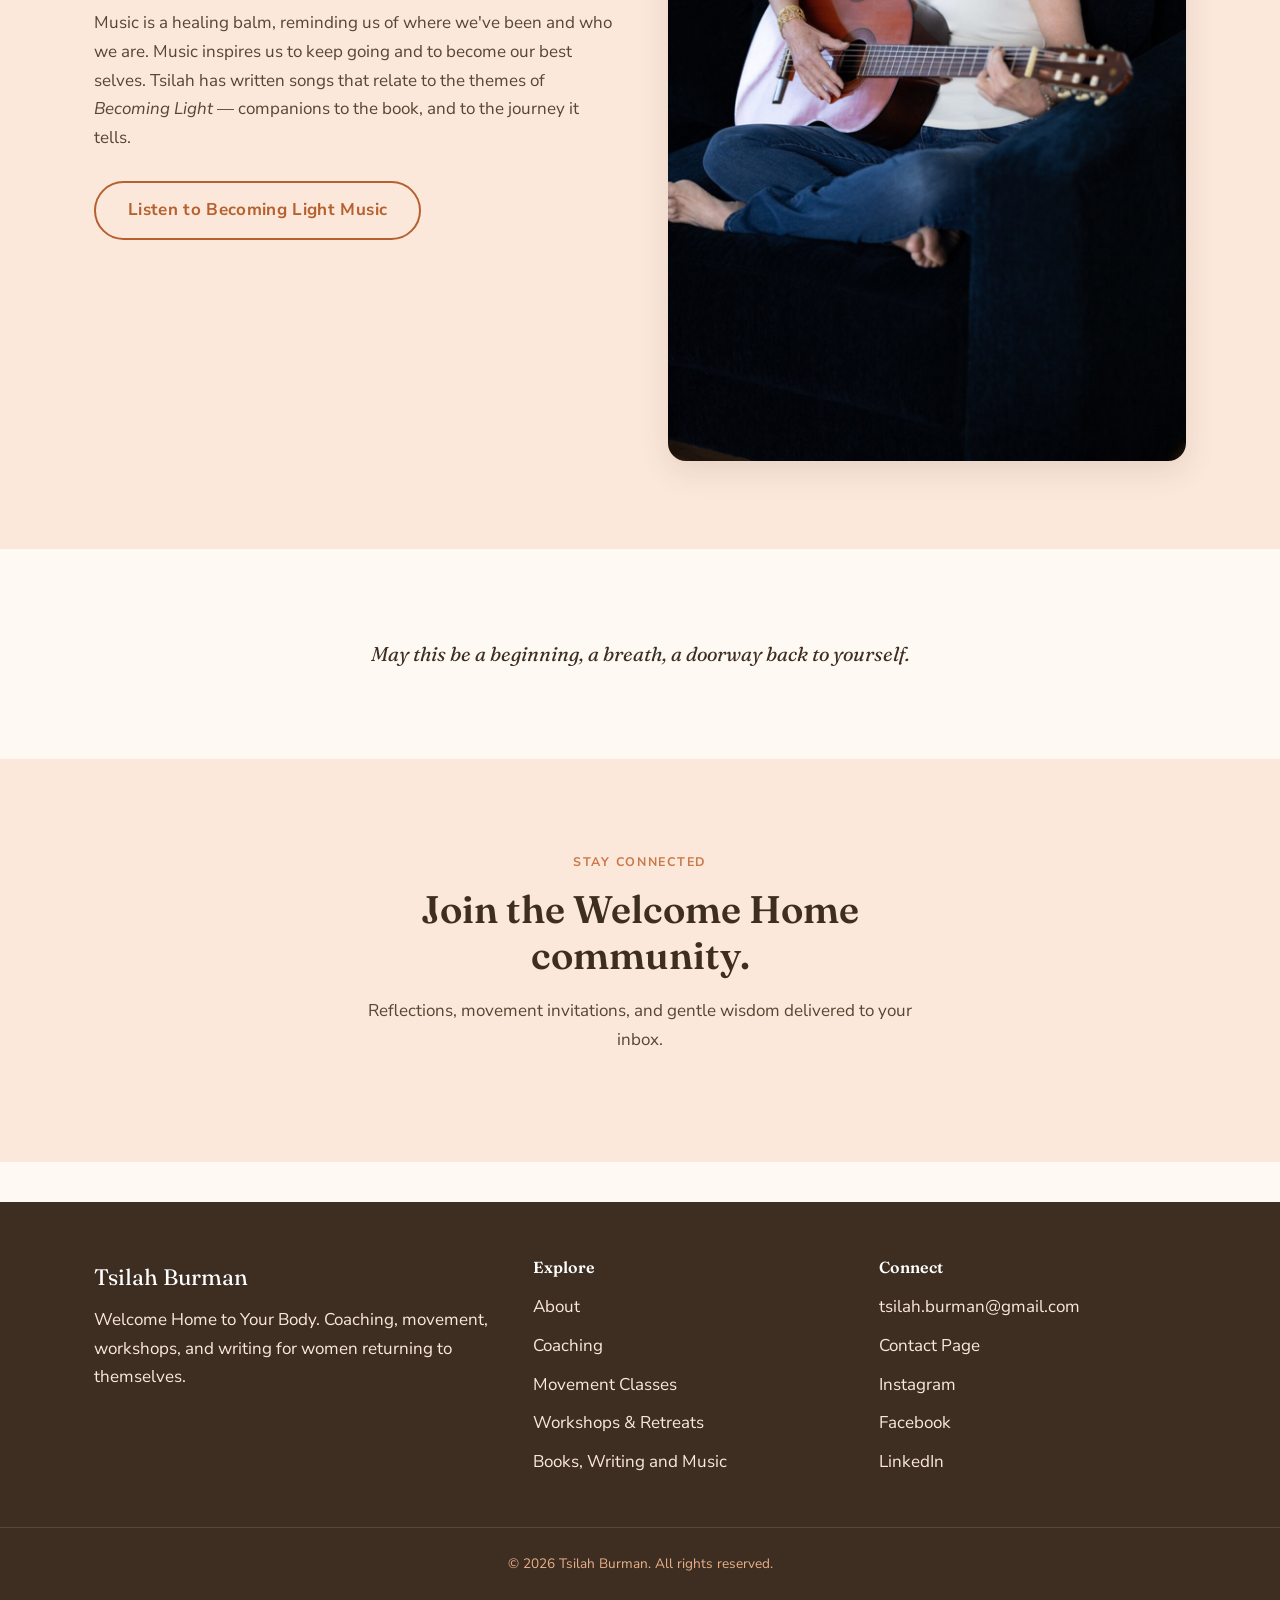
<file: books-writing.html>
<!DOCTYPE html>
<html lang="en">
<head>
<meta charset="UTF-8">
<meta name="viewport" content="width=device-width, initial-scale=1.0">
<title>Books &amp; Writing | Becoming Light — Tsilah Burman</title>
<meta name="description" content="Becoming Light — Tsilah Burman's memoir of transformation, healing, and the journey toward inner freedom. Plus music inspired by the same story.">
<link rel="preconnect" href="https://fonts.googleapis.com">
<link href="https://fonts.googleapis.com/css2?family=Fraunces:ital,wght@0,500;0,600;0,700;1,500&family=Nunito+Sans:wght@400;600;700;800&display=swap" rel="stylesheet">
<link rel="stylesheet" href="assets/css/styles.css">
<!-- Google tag (gtag.js) -->
<script async src="https://www.googletagmanager.com/gtag/js?id=G-9420TD0KE1"></script>
<script>
  window.dataLayer = window.dataLayer || [];
  function gtag(){dataLayer.push(arguments);}
  gtag('js', new Date());
  gtag('config', 'G-9420TD0KE1');
</script>
</head>
<body>

<header class="site-header">
  <div class="nav-wrap">
    <a class="brand" href="index.html">Tsilah <span>Burman</span></a>
    <button class="nav-toggle" aria-label="Toggle menu">☰</button>
    <ul class="nav-links">
      <li><a href="index.html">Home</a></li>
      <li><a href="about.html">About</a></li>
      <li><a href="coaching.html">Coaching</a></li>
      <li><a href="movement-classes.html">Movement</a></li>
      <li><a href="workshops-retreats.html">Workshops</a></li>
      <li><a href="books-writing.html" class="active">Books &amp; Music</a></li>
      <li><a href="contact.html">Connect</a></li>
      <li><a href="book.html" class="btn">Book Now</a></li>
    </ul>
  </div>
</header>

<section class="page-hero">
  <div class="container">
    <span class="eyebrow">Books &amp; Writing</span>
    <h1>Becoming Light.</h1>
  </div>
</section>

<section class="section">
  <div class="container split">
    <div>
      <p class="lede"><em>Becoming Light</em> is Tsilah Burman's memoir — a story of transformation, healing, and the journey toward inner freedom. Through her writing, Tsilah explores what it means to move through darkness, listen for the soul's wisdom, and become more fully alive.</p>
      <p>Her writing is rooted in honesty, embodiment, spiritual inquiry, deep inner emotional work, and the tender process of remembering the light within. It is for readers who are walking their own path of becoming, or seeking to begin that path — and looking for inspiration, hope, and a reminder of the guidance and resilience we all carry within us.</p>
      <div class="btn-row">
        <a href="contact.html" class="btn">Read More About Becoming Light</a>
      </div>
    </div>
    <div class="split-img">
      <img src="assets/images/about-3.jpg" alt="Tsilah Burman, author of Becoming Light">
    </div>
  </div>
</section>

<section class="section section--peach">
  <div class="container split reverse">
    <div class="split-img">
      <img src="assets/images/books-music.jpg" alt="Tsilah Burman playing guitar">
    </div>
    <div>
      <span class="eyebrow">Becoming Light Music</span>
      <h2>Songs for the journey home.</h2>
      <p>Music is a healing balm, reminding us of where we've been and who we are. Music inspires us to keep going and to become our best selves. Tsilah has written songs that relate to the themes of <em>Becoming Light</em> — companions to the book, and to the journey it tells.</p>
      <div class="btn-row">
        <a href="contact.html" class="btn btn--ghost">Listen to Becoming Light Music</a>
      </div>
    </div>
  </div>
</section>

<section class="section">
  <div class="container" style="text-align:center; max-width:680px;">
    <p class="signature-line">May this be a beginning, a breath, a doorway back to yourself.</p>
  </div>
</section>

<section class="section section--peach">
  <div class="container" style="text-align:center; max-width:600px;">
    <span class="eyebrow">Stay Connected</span>
    <h2>Join the Welcome Home community.</h2>
    <p>Reflections, movement invitations, and gentle wisdom delivered to your inbox.</p>
    <script async data-uid="1c438d5a54" src="https://tsilah-burman.kit.com/1c438d5a54/index.js"></script>
  </div>
</section>

<footer class="site-footer">
  <div class="container footer-grid">
    <div>
      <div class="footer-brand">Tsilah Burman</div>
      <p>Welcome Home to Your Body. Coaching, movement, workshops, and writing for women returning to themselves.</p>
    </div>
    <div>
      <h4>Explore</h4>
      <ul class="footer-links">
        <li><a href="about.html">About</a></li>
        <li><a href="coaching.html">Coaching</a></li>
        <li><a href="movement-classes.html">Movement Classes</a></li>
        <li><a href="workshops-retreats.html">Workshops &amp; Retreats</a></li>
        <li><a href="books-writing.html">Books, Writing and Music</a></li>
      </ul>
    </div>
    <div>
      <h4>Connect</h4>
      <ul class="footer-links">
        <li><a href="mailto:tsilah.burman@gmail.com">tsilah.burman@gmail.com</a></li>
        <li><a href="contact.html">Contact Page</a></li>
        <li><a href="https://www.instagram.com/tsilahb/" target="_blank" rel="noopener">Instagram</a></li>
        <li><a href="https://www.facebook.com/tsilah.burman" target="_blank" rel="noopener">Facebook</a></li>
        <li><a href="https://www.linkedin.com/in/tsilah-burman-02950ab/" target="_blank" rel="noopener">LinkedIn</a></li>
      </ul>
    </div>
  </div>
  <div class="footer-bottom">&copy; 2026 Tsilah Burman. All rights reserved.</div>
</footer>

<script src="assets/js/main.js"></script>
<!-- Start of HubSpot Embed Code -->
<script type="text/javascript" id="hs-script-loader" async defer src="//js-na2.hs-scripts.com/246640517.js"></script>
<!-- End of HubSpot Embed Code -->
</body>
</html>
</file>
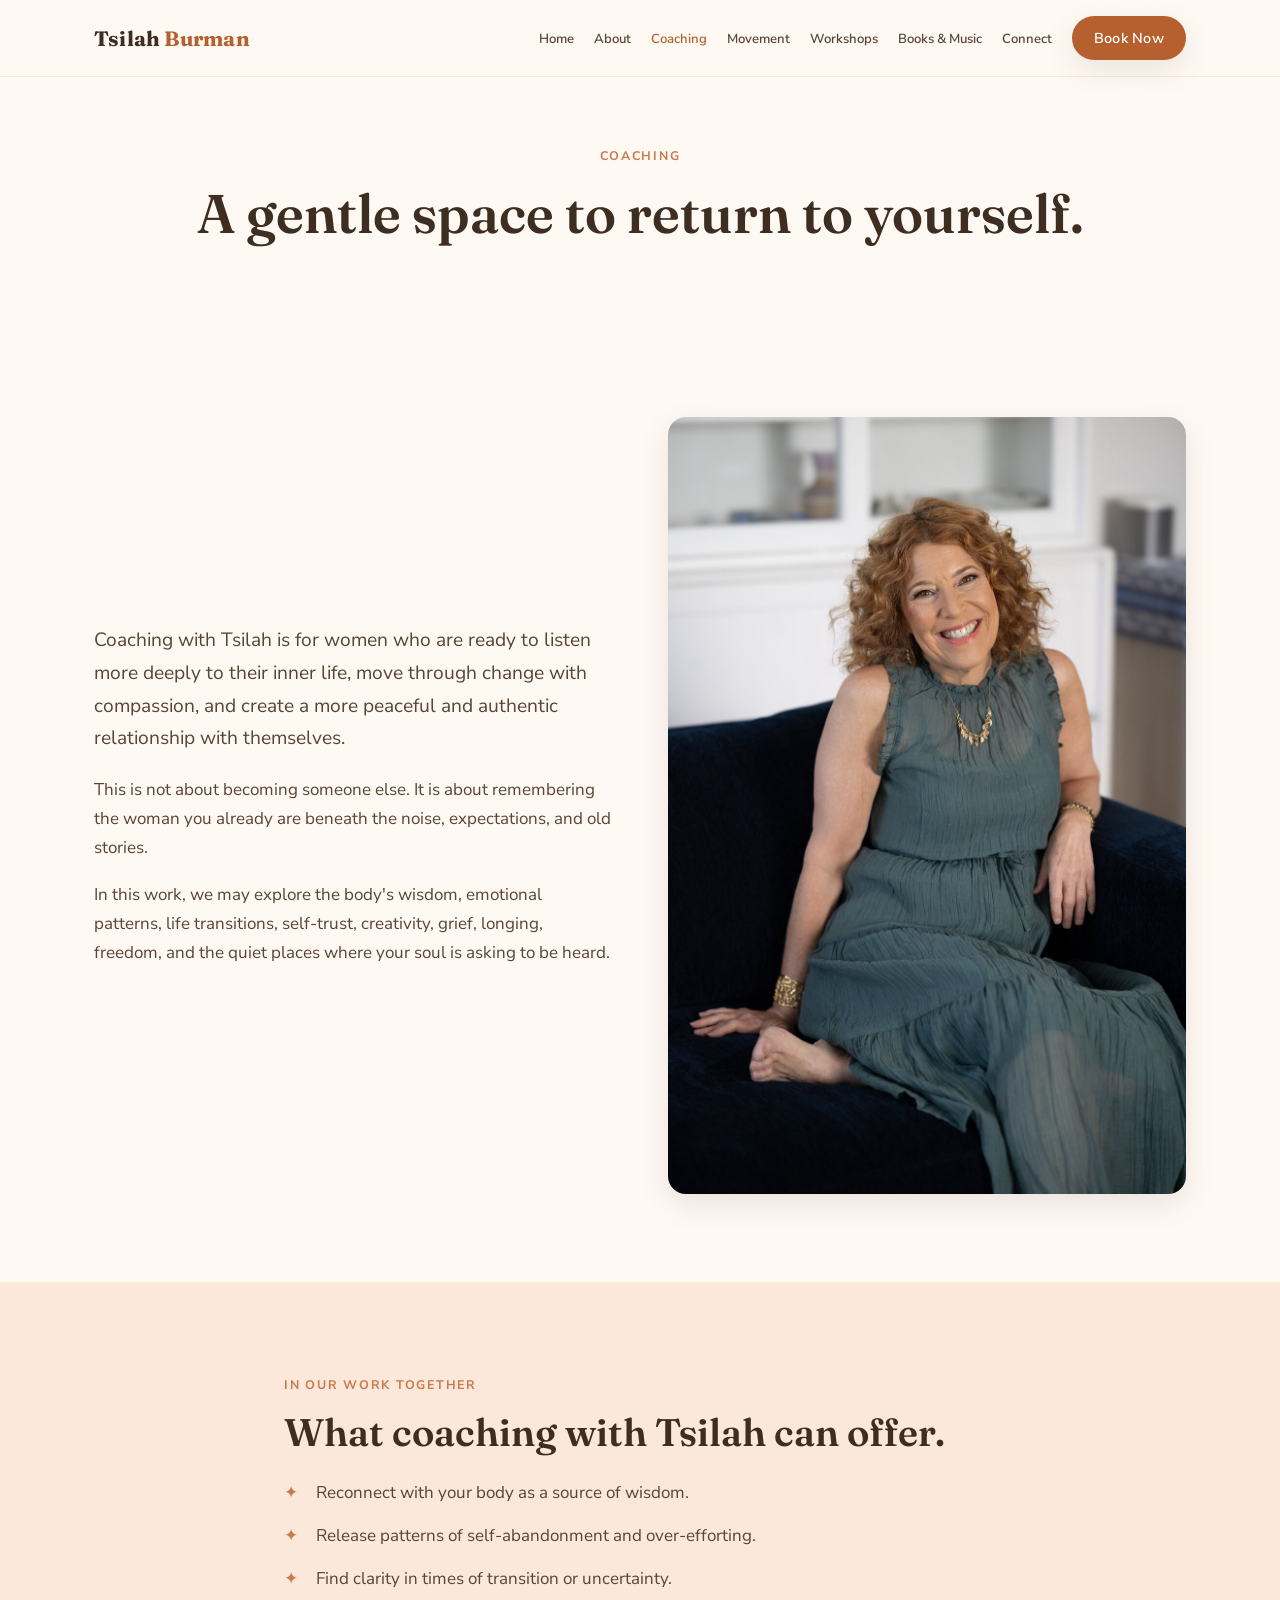
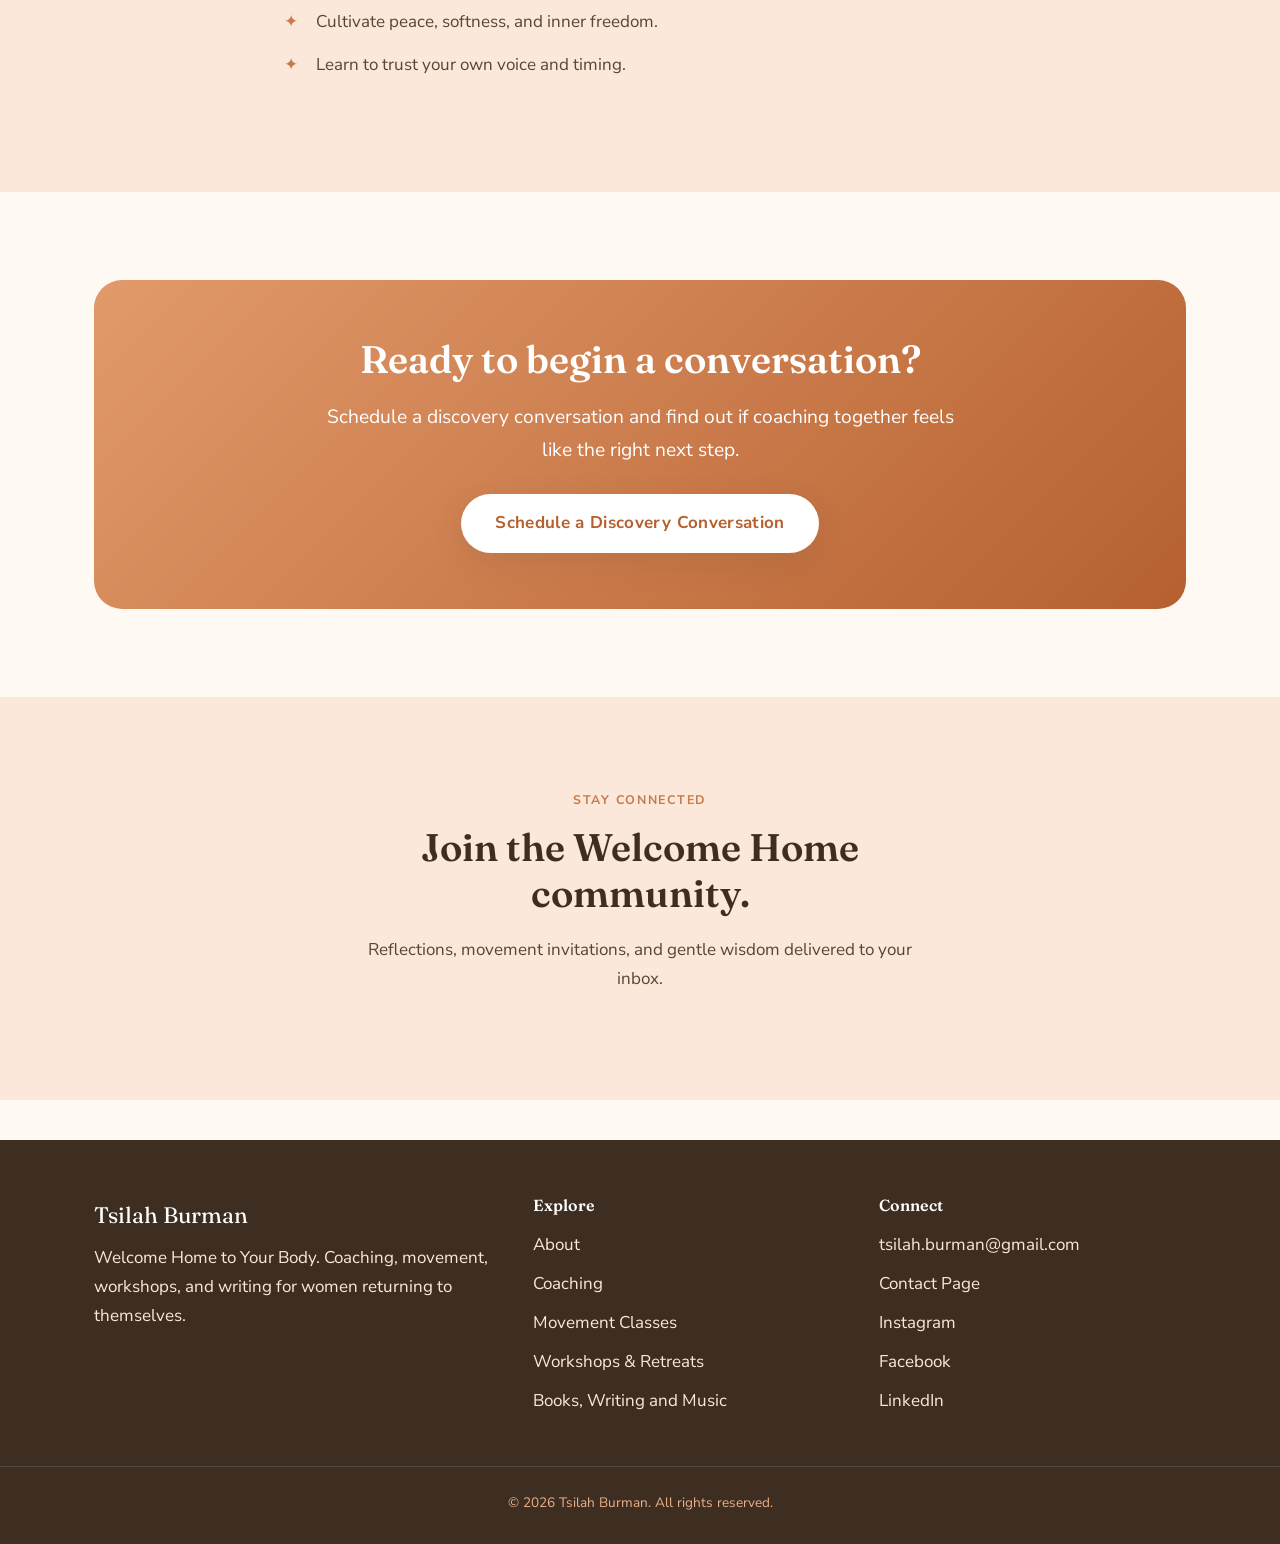
<file: coaching.html>
<!DOCTYPE html>
<html lang="en">
<head>
<meta charset="UTF-8">
<meta name="viewport" content="width=device-width, initial-scale=1.0">
<title>Coaching | Welcome Home to Your Body — Tsilah Burman</title>
<meta name="description" content="A gentle space to return to yourself. One-on-one coaching with Tsilah Burman for women ready to listen more deeply to their inner life.">
<link rel="preconnect" href="https://fonts.googleapis.com">
<link href="https://fonts.googleapis.com/css2?family=Fraunces:ital,wght@0,500;0,600;0,700;1,500&family=Nunito+Sans:wght@400;600;700;800&display=swap" rel="stylesheet">
<link rel="stylesheet" href="assets/css/styles.css">
<!-- Google tag (gtag.js) -->
<script async src="https://www.googletagmanager.com/gtag/js?id=G-9420TD0KE1"></script>
<script>
  window.dataLayer = window.dataLayer || [];
  function gtag(){dataLayer.push(arguments);}
  gtag('js', new Date());
  gtag('config', 'G-9420TD0KE1');
</script>
</head>
<body>

<header class="site-header">
  <div class="nav-wrap">
    <a class="brand" href="index.html">Tsilah <span>Burman</span></a>
    <button class="nav-toggle" aria-label="Toggle menu">☰</button>
    <ul class="nav-links">
      <li><a href="index.html">Home</a></li>
      <li><a href="about.html">About</a></li>
      <li><a href="coaching.html" class="active">Coaching</a></li>
      <li><a href="movement-classes.html">Movement</a></li>
      <li><a href="workshops-retreats.html">Workshops</a></li>
      <li><a href="books-writing.html">Books &amp; Music</a></li>
      <li><a href="contact.html">Connect</a></li>
      <li><a href="book.html" class="btn">Book Now</a></li>
    </ul>
  </div>
</header>

<section class="page-hero">
  <div class="container">
    <span class="eyebrow">Coaching</span>
    <h1>A gentle space to return to yourself.</h1>
  </div>
</section>

<section class="section">
  <div class="container split">
    <div>
      <p class="lede">Coaching with Tsilah is for women who are ready to listen more deeply to their inner life, move through change with compassion, and create a more peaceful and authentic relationship with themselves.</p>
      <p>This is not about becoming someone else. It is about remembering the woman you already are beneath the noise, expectations, and old stories.</p>
      <p>In this work, we may explore the body's wisdom, emotional patterns, life transitions, self-trust, creativity, grief, longing, freedom, and the quiet places where your soul is asking to be heard.</p>
    </div>
    <div class="split-img">
      <img src="assets/images/coaching.jpg" alt="Tsilah Burman seated, listening warmly">
    </div>
  </div>
</section>

<section class="section section--peach">
  <div class="container" style="max-width:760px;">
    <span class="eyebrow">In Our Work Together</span>
    <h2>What coaching with Tsilah can offer.</h2>
    <ul class="soft-list">
      <li>Reconnect with your body as a source of wisdom.</li>
      <li>Release patterns of self-abandonment and over-efforting.</li>
      <li>Find clarity in times of transition or uncertainty.</li>
      <li>Cultivate peace, softness, and inner freedom.</li>
      <li>Learn to trust your own voice and timing.</li>
    </ul>
  </div>
</section>

<section class="section">
  <div class="container">
    <div class="cta-band">
      <h2>Ready to begin a conversation?</h2>
      <p class="lede" style="margin:0 auto;">Schedule a discovery conversation and find out if coaching together feels like the right next step.</p>
      <div class="btn-row" style="justify-content:center;">
        <a href="book.html" class="btn">Schedule a Discovery Conversation</a>
      </div>
    </div>
  </div>
</section>

<section class="section section--peach">
  <div class="container" style="text-align:center; max-width:600px;">
    <span class="eyebrow">Stay Connected</span>
    <h2>Join the Welcome Home community.</h2>
    <p>Reflections, movement invitations, and gentle wisdom delivered to your inbox.</p>
    <script async data-uid="1c438d5a54" src="https://tsilah-burman.kit.com/1c438d5a54/index.js"></script>
  </div>
</section>

<footer class="site-footer">
  <div class="container footer-grid">
    <div>
      <div class="footer-brand">Tsilah Burman</div>
      <p>Welcome Home to Your Body. Coaching, movement, workshops, and writing for women returning to themselves.</p>
    </div>
    <div>
      <h4>Explore</h4>
      <ul class="footer-links">
        <li><a href="about.html">About</a></li>
        <li><a href="coaching.html">Coaching</a></li>
        <li><a href="movement-classes.html">Movement Classes</a></li>
        <li><a href="workshops-retreats.html">Workshops &amp; Retreats</a></li>
        <li><a href="books-writing.html">Books, Writing and Music</a></li>
      </ul>
    </div>
    <div>
      <h4>Connect</h4>
      <ul class="footer-links">
        <li><a href="mailto:tsilah.burman@gmail.com">tsilah.burman@gmail.com</a></li>
        <li><a href="contact.html">Contact Page</a></li>
        <li><a href="https://www.instagram.com/tsilahb/" target="_blank" rel="noopener">Instagram</a></li>
        <li><a href="https://www.facebook.com/tsilah.burman" target="_blank" rel="noopener">Facebook</a></li>
        <li><a href="https://www.linkedin.com/in/tsilah-burman-02950ab/" target="_blank" rel="noopener">LinkedIn</a></li>
      </ul>
    </div>
  </div>
  <div class="footer-bottom">&copy; 2026 Tsilah Burman. All rights reserved.</div>
</footer>

<script src="assets/js/main.js"></script>
<!-- Start of HubSpot Embed Code -->
<script type="text/javascript" id="hs-script-loader" async defer src="//js-na2.hs-scripts.com/246640517.js"></script>
<!-- End of HubSpot Embed Code -->
</body>
</html>
</file>
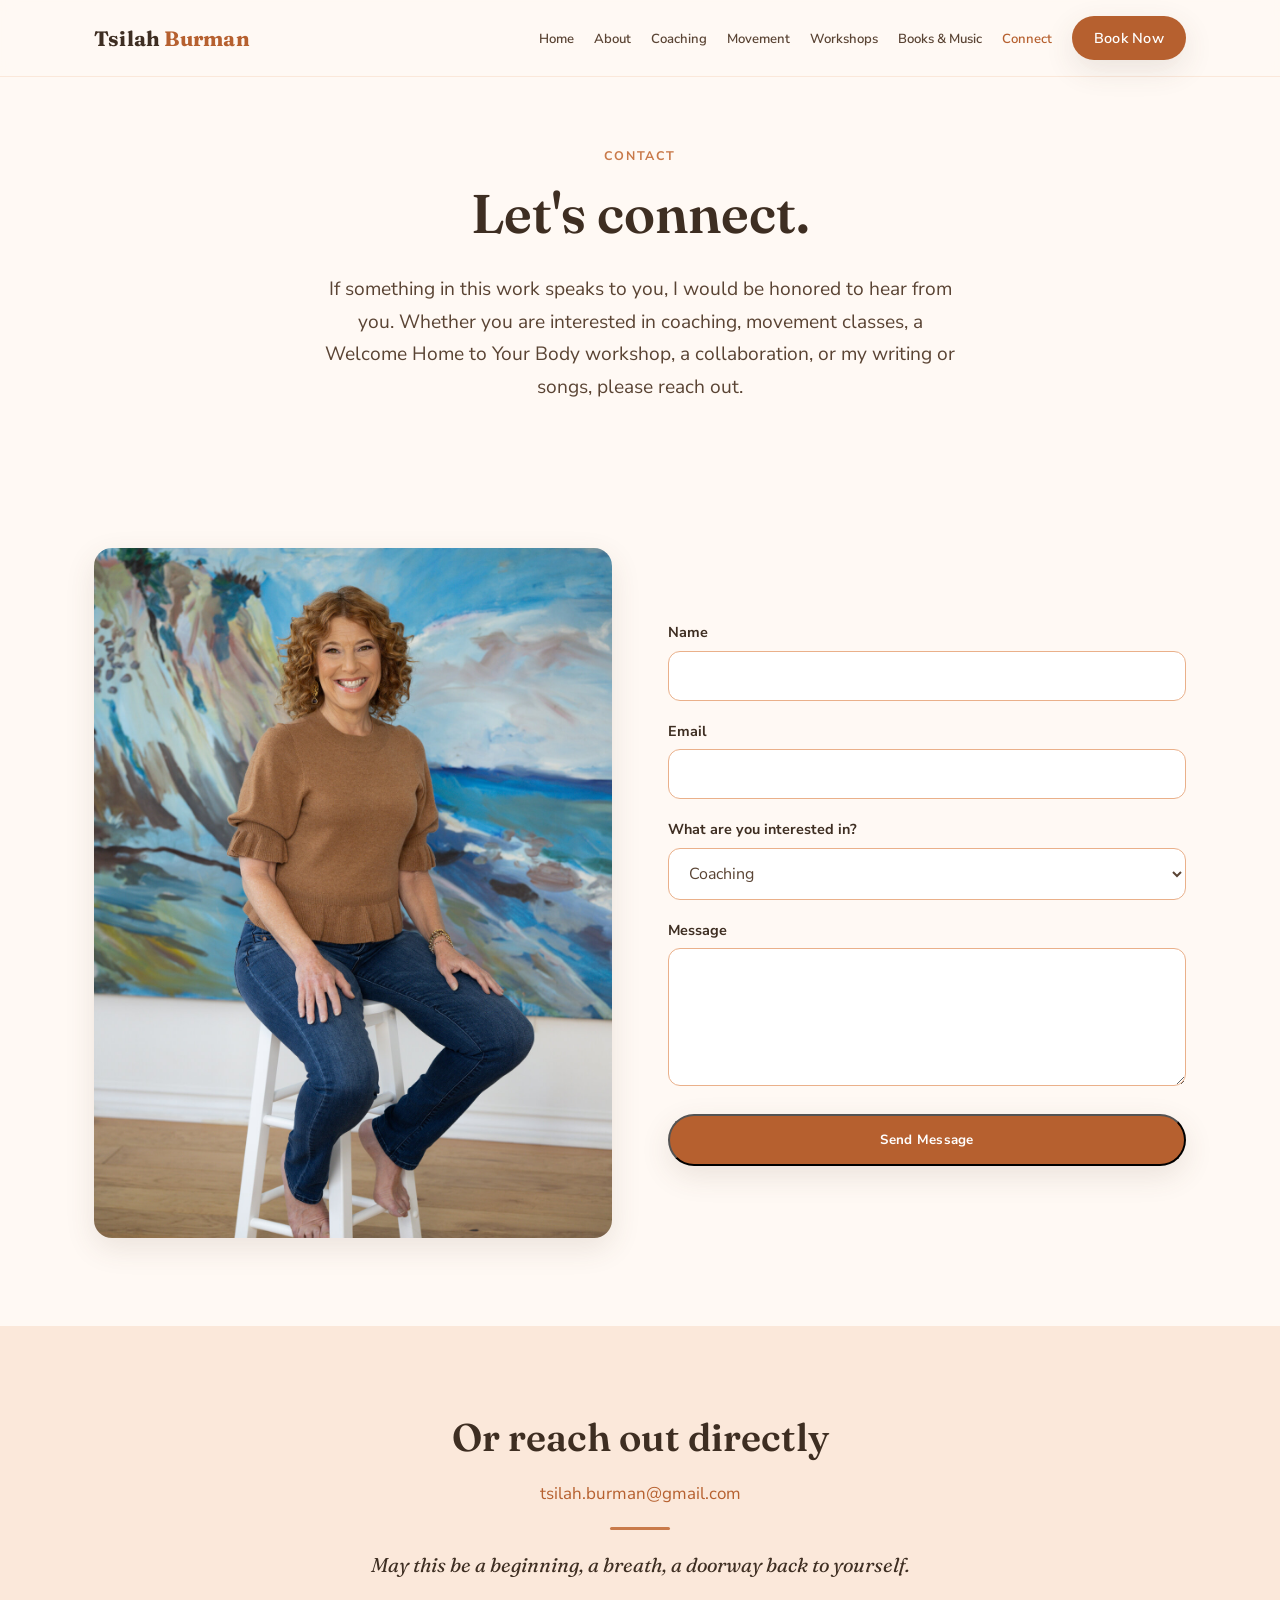
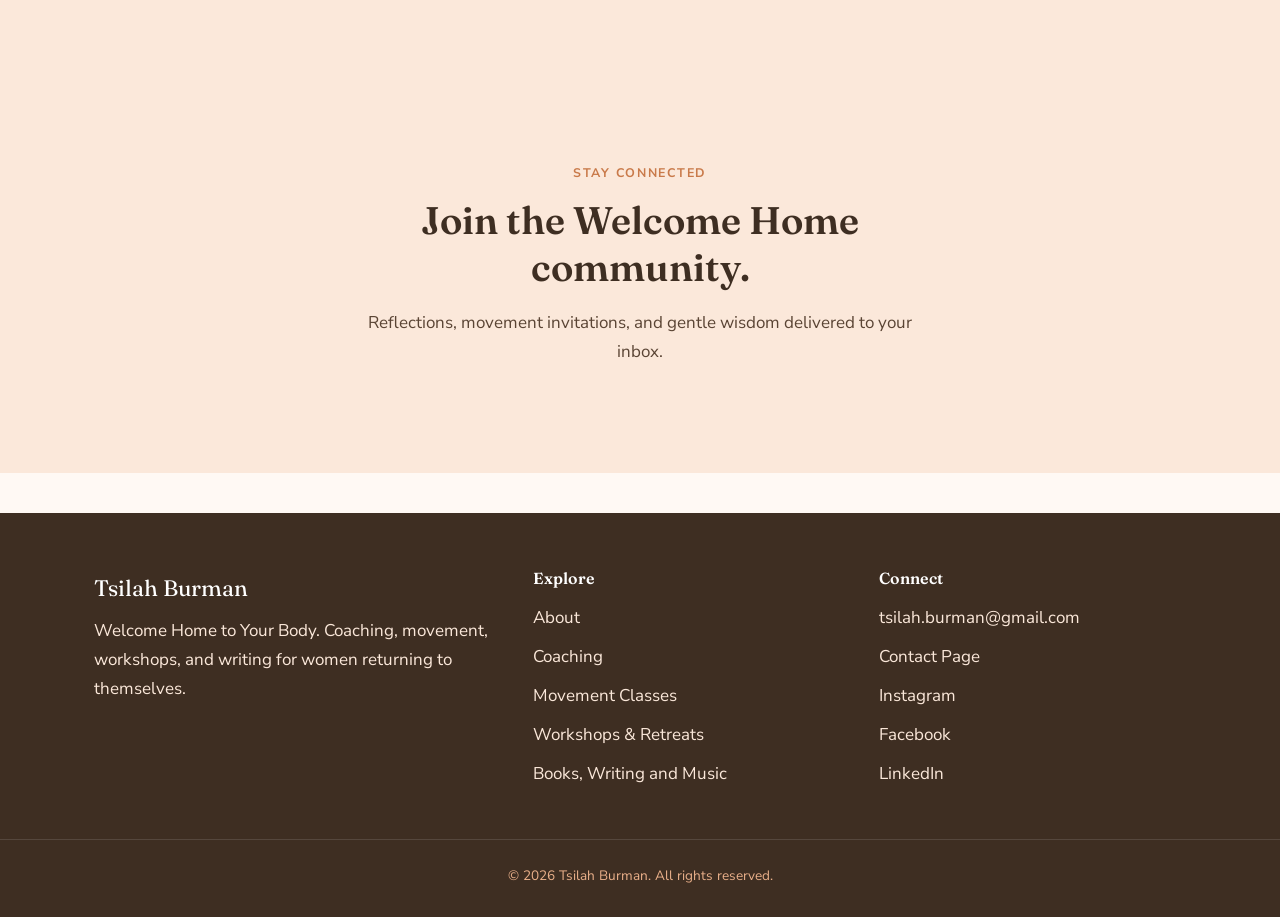
<file: contact.html>
<!DOCTYPE html>
<html lang="en">
<head>
<meta charset="UTF-8">
<meta name="viewport" content="width=device-width, initial-scale=1.0">
<title>Contact | Welcome Home to Your Body — Tsilah Burman</title>
<meta name="description" content="Let's connect. Reach out to Tsilah Burman about coaching, movement classes, workshops, retreats, writing, or music.">
<link rel="preconnect" href="https://fonts.googleapis.com">
<link href="https://fonts.googleapis.com/css2?family=Fraunces:ital,wght@0,500;0,600;0,700;1,500&family=Nunito+Sans:wght@400;600;700;800&display=swap" rel="stylesheet">
<link rel="stylesheet" href="assets/css/styles.css">
<!-- Google tag (gtag.js) -->
<script async src="https://www.googletagmanager.com/gtag/js?id=G-9420TD0KE1"></script>
<script>
  window.dataLayer = window.dataLayer || [];
  function gtag(){dataLayer.push(arguments);}
  gtag('js', new Date());
  gtag('config', 'G-9420TD0KE1');
</script>
</head>
<body>

<header class="site-header">
  <div class="nav-wrap">
    <a class="brand" href="index.html">Tsilah <span>Burman</span></a>
    <button class="nav-toggle" aria-label="Toggle menu">☰</button>
    <ul class="nav-links">
      <li><a href="index.html">Home</a></li>
      <li><a href="about.html">About</a></li>
      <li><a href="coaching.html">Coaching</a></li>
      <li><a href="movement-classes.html">Movement</a></li>
      <li><a href="workshops-retreats.html">Workshops</a></li>
      <li><a href="books-writing.html">Books &amp; Music</a></li>
      <li><a href="contact.html" class="active">Connect</a></li>
      <li><a href="book.html" class="btn">Book Now</a></li>
    </ul>
  </div>
</header>

<section class="page-hero">
  <div class="container">
    <span class="eyebrow">Contact</span>
    <h1>Let's connect.</h1>
    <p class="lede" style="margin:0 auto;">If something in this work speaks to you, I would be honored to hear from you. Whether you are interested in coaching, movement classes, a Welcome Home to Your Body workshop, a collaboration, or my writing or songs, please reach out.</p>
  </div>
</section>

<section class="section">
  <div class="container split">
    <div class="split-img">
      <img src="assets/images/contact.jpg" alt="Tsilah Burman smiling warmly">
    </div>
    <div>
      <form class="contact-form" action="https://formspree.io/f/xgojlqwe" method="POST">
        <div>
          <label for="name">Name</label>
          <input type="text" id="name" name="name" required>
        </div>
        <div>
          <label for="email">Email</label>
          <input type="email" id="email" name="email" required>
        </div>
        <div>
          <label for="interest">What are you interested in?</label>
          <select id="interest" name="interest">
            <option>Coaching</option>
            <option>Movement Classes</option>
            <option>Workshops &amp; Retreats</option>
            <option>Becoming Light (Book)</option>
            <option>Becoming Light Music</option>
            <option>Collaboration</option>
            <option>Something else</option>
          </select>
        </div>
        <div>
          <label for="message">Message</label>
          <textarea id="message" name="message" rows="5" required></textarea>
        </div>
        <button type="submit" class="btn">Send Message</button>
        <p class="form-note" style="display:none; color:var(--terracotta); font-weight:700;"></p>
      </form>
    </div>
  </div>
</section>

<section class="section section--peach">
  <div class="container" style="text-align:center; max-width:680px;">
    <h2>Or reach out directly</h2>
    <p><a href="mailto:tsilah.burman@gmail.com">tsilah.burman@gmail.com</a></p>
    <div class="divider"></div>
    <p class="signature-line">May this be a beginning, a breath, a doorway back to yourself.</p>
  </div>
</section>

<section class="section section--peach">
  <div class="container" style="text-align:center; max-width:600px;">
    <span class="eyebrow">Stay Connected</span>
    <h2>Join the Welcome Home community.</h2>
    <p>Reflections, movement invitations, and gentle wisdom delivered to your inbox.</p>
    <script async data-uid="1c438d5a54" src="https://tsilah-burman.kit.com/1c438d5a54/index.js"></script>
  </div>
</section>

<footer class="site-footer">
  <div class="container footer-grid">
    <div>
      <div class="footer-brand">Tsilah Burman</div>
      <p>Welcome Home to Your Body. Coaching, movement, workshops, and writing for women returning to themselves.</p>
    </div>
    <div>
      <h4>Explore</h4>
      <ul class="footer-links">
        <li><a href="about.html">About</a></li>
        <li><a href="coaching.html">Coaching</a></li>
        <li><a href="movement-classes.html">Movement Classes</a></li>
        <li><a href="workshops-retreats.html">Workshops &amp; Retreats</a></li>
        <li><a href="books-writing.html">Books, Writing and Music</a></li>
      </ul>
    </div>
    <div>
      <h4>Connect</h4>
      <ul class="footer-links">
        <li><a href="mailto:tsilah.burman@gmail.com">tsilah.burman@gmail.com</a></li>
        <li><a href="contact.html">Contact Page</a></li>
        <li><a href="https://www.instagram.com/tsilahb/" target="_blank" rel="noopener">Instagram</a></li>
        <li><a href="https://www.facebook.com/tsilah.burman" target="_blank" rel="noopener">Facebook</a></li>
        <li><a href="https://www.linkedin.com/in/tsilah-burman-02950ab/" target="_blank" rel="noopener">LinkedIn</a></li>
      </ul>
    </div>
  </div>
  <div class="footer-bottom">&copy; 2026 Tsilah Burman. All rights reserved.</div>
</footer>

<script src="assets/js/main.js"></script>
<!-- Start of HubSpot Embed Code -->
<script type="text/javascript" id="hs-script-loader" async defer src="//js-na2.hs-scripts.com/246640517.js"></script>
<!-- End of HubSpot Embed Code -->
</body>
</html>
</file>
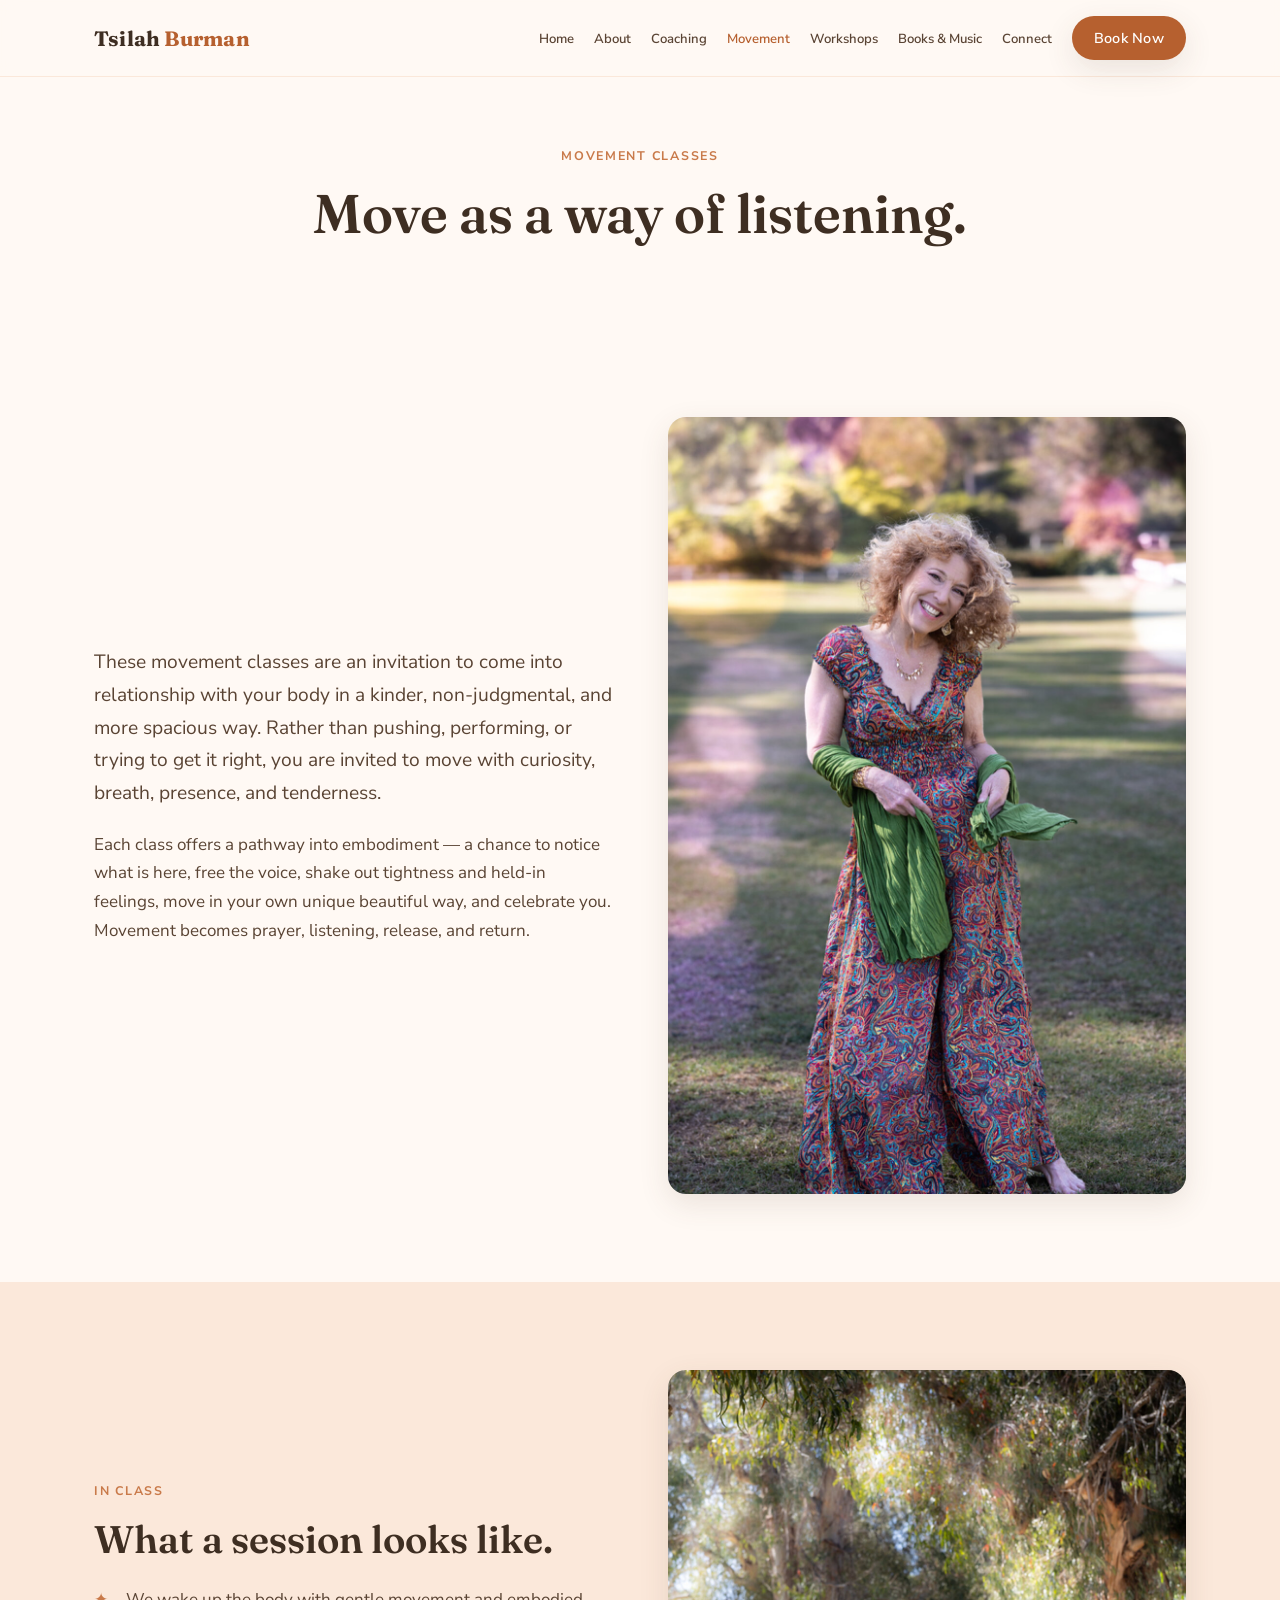
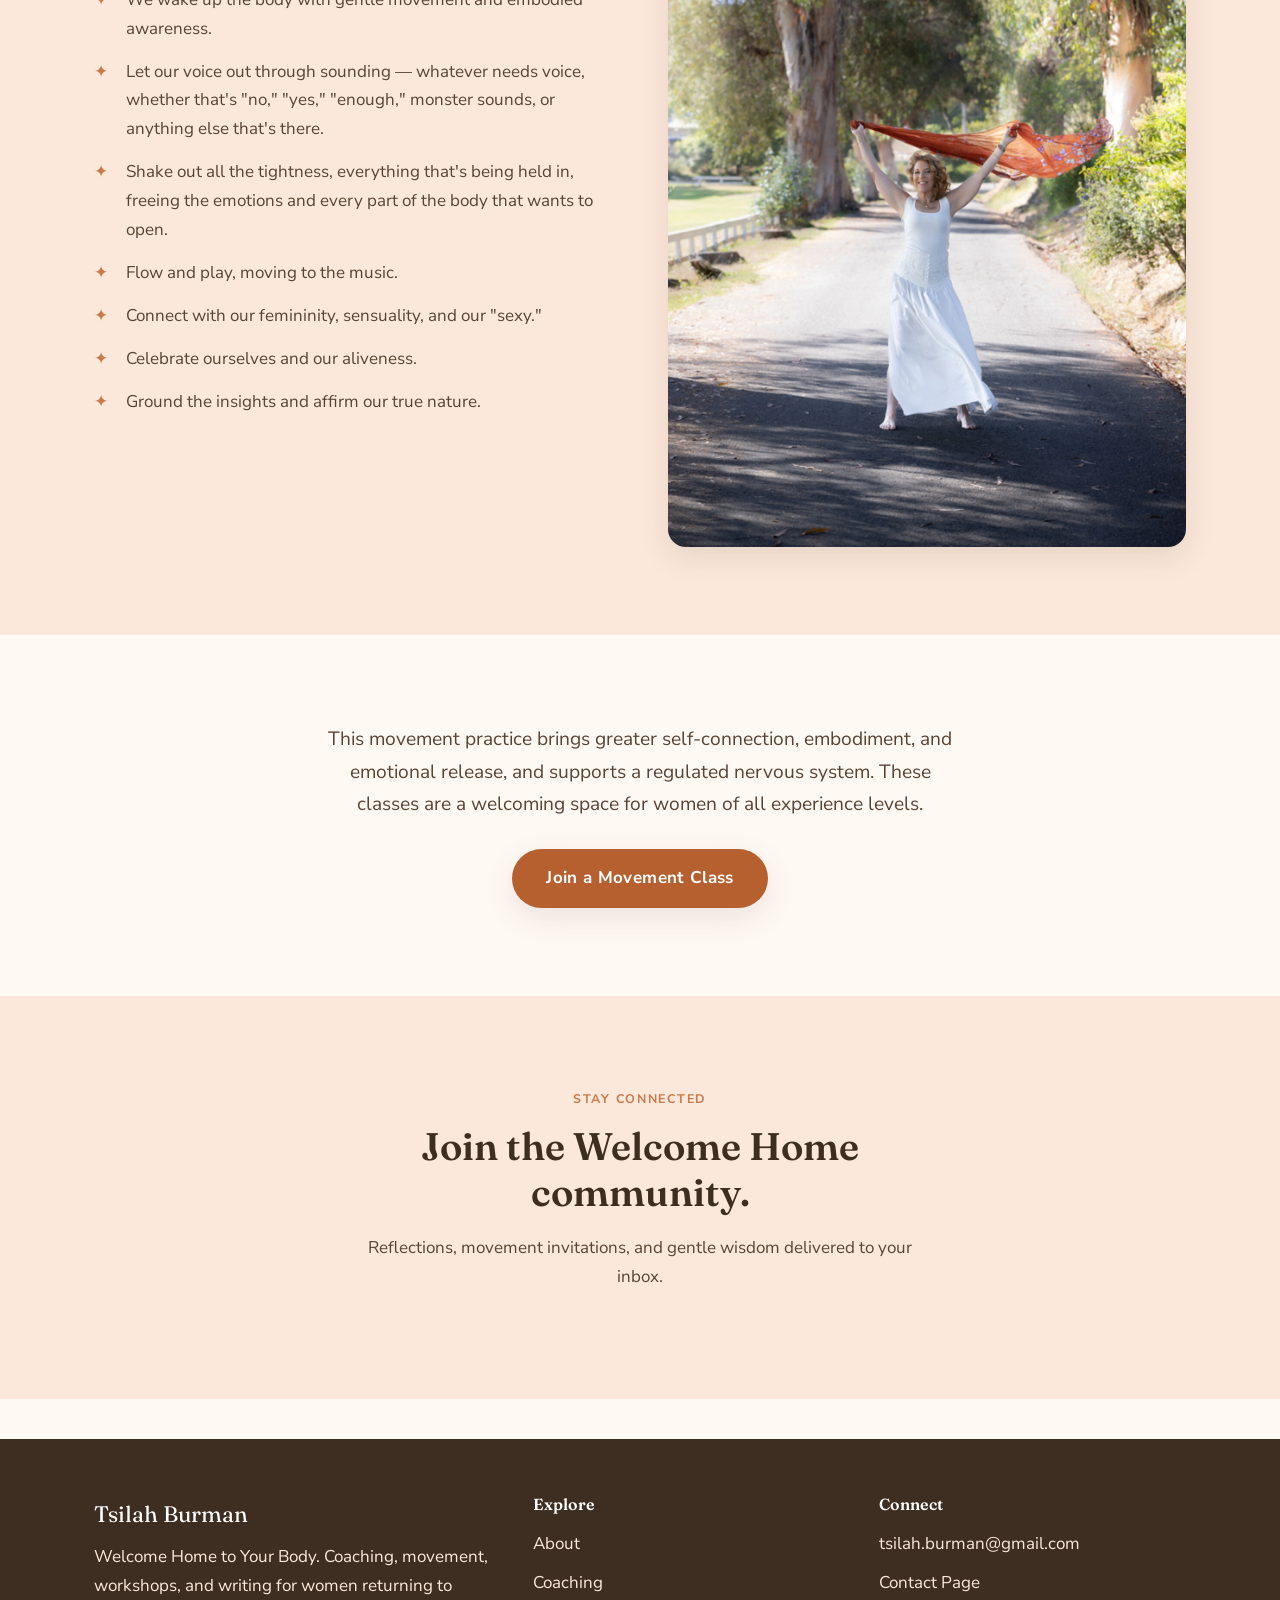
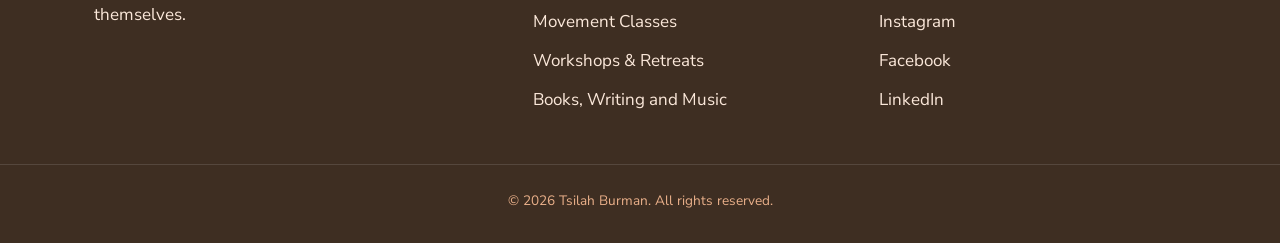
<file: movement-classes.html>
<!DOCTYPE html>
<html lang="en">
<head>
<meta charset="UTF-8">
<meta name="viewport" content="width=device-width, initial-scale=1.0">
<title>Movement Classes | Welcome Home to Your Body — Tsilah Burman</title>
<meta name="description" content="Move as a way of listening. Gentle, intuitive movement classes with Tsilah Burman for women of all experience levels.">
<link rel="preconnect" href="https://fonts.googleapis.com">
<link href="https://fonts.googleapis.com/css2?family=Fraunces:ital,wght@0,500;0,600;0,700;1,500&family=Nunito+Sans:wght@400;600;700;800&display=swap" rel="stylesheet">
<link rel="stylesheet" href="assets/css/styles.css">
<!-- Google tag (gtag.js) -->
<script async src="https://www.googletagmanager.com/gtag/js?id=G-9420TD0KE1"></script>
<script>
  window.dataLayer = window.dataLayer || [];
  function gtag(){dataLayer.push(arguments);}
  gtag('js', new Date());
  gtag('config', 'G-9420TD0KE1');
</script>
</head>
<body>

<header class="site-header">
  <div class="nav-wrap">
    <a class="brand" href="index.html">Tsilah <span>Burman</span></a>
    <button class="nav-toggle" aria-label="Toggle menu">☰</button>
    <ul class="nav-links">
      <li><a href="index.html">Home</a></li>
      <li><a href="about.html">About</a></li>
      <li><a href="coaching.html">Coaching</a></li>
      <li><a href="movement-classes.html" class="active">Movement</a></li>
      <li><a href="workshops-retreats.html">Workshops</a></li>
      <li><a href="books-writing.html">Books &amp; Music</a></li>
      <li><a href="contact.html">Connect</a></li>
      <li><a href="book.html" class="btn">Book Now</a></li>
    </ul>
  </div>
</header>

<section class="page-hero">
  <div class="container">
    <span class="eyebrow">Movement Classes</span>
    <h1>Move as a way of listening.</h1>
  </div>
</section>

<section class="section">
  <div class="container split">
    <div>
      <p class="lede">These movement classes are an invitation to come into relationship with your body in a kinder, non-judgmental, and more spacious way. Rather than pushing, performing, or trying to get it right, you are invited to move with curiosity, breath, presence, and tenderness.</p>
      <p>Each class offers a pathway into embodiment — a chance to notice what is here, free the voice, shake out tightness and held-in feelings, move in your own unique beautiful way, and celebrate you. Movement becomes prayer, listening, release, and return.</p>
    </div>
    <div class="split-img">
      <img src="assets/images/about-2.jpg" alt="Tsilah Burman smiling outdoors in a floral dress">
    </div>
  </div>
</section>

<section class="section section--peach">
  <div class="container split reverse">
    <div class="split-img">
      <img src="assets/images/movement-2.jpg" alt="Tsilah Burman dancing freely outdoors">
    </div>
    <div>
      <span class="eyebrow">In Class</span>
      <h2>What a session looks like.</h2>
      <ul class="soft-list">
        <li>We wake up the body with gentle movement and embodied awareness.</li>
        <li>Let our voice out through sounding — whatever needs voice, whether that's "no," "yes," "enough," monster sounds, or anything else that's there.</li>
        <li>Shake out all the tightness, everything that's being held in, freeing the emotions and every part of the body that wants to open.</li>
        <li>Flow and play, moving to the music.</li>
        <li>Connect with our femininity, sensuality, and our "sexy."</li>
        <li>Celebrate ourselves and our aliveness.</li>
        <li>Ground the insights and affirm our true nature.</li>
      </ul>
    </div>
  </div>
</section>

<section class="section">
  <div class="container" style="text-align:center; max-width:700px;">
    <p class="lede" style="margin:0 auto;">This movement practice brings greater self-connection, embodiment, and emotional release, and supports a regulated nervous system. These classes are a welcoming space for women of all experience levels.</p>
    <div class="btn-row" style="justify-content:center;">
      <a href="book.html" class="btn">Join a Movement Class</a>
    </div>
  </div>
</section>

<section class="section section--peach">
  <div class="container" style="text-align:center; max-width:600px;">
    <span class="eyebrow">Stay Connected</span>
    <h2>Join the Welcome Home community.</h2>
    <p>Reflections, movement invitations, and gentle wisdom delivered to your inbox.</p>
    <script async data-uid="1c438d5a54" src="https://tsilah-burman.kit.com/1c438d5a54/index.js"></script>
  </div>
</section>

<footer class="site-footer">
  <div class="container footer-grid">
    <div>
      <div class="footer-brand">Tsilah Burman</div>
      <p>Welcome Home to Your Body. Coaching, movement, workshops, and writing for women returning to themselves.</p>
    </div>
    <div>
      <h4>Explore</h4>
      <ul class="footer-links">
        <li><a href="about.html">About</a></li>
        <li><a href="coaching.html">Coaching</a></li>
        <li><a href="movement-classes.html">Movement Classes</a></li>
        <li><a href="workshops-retreats.html">Workshops &amp; Retreats</a></li>
        <li><a href="books-writing.html">Books, Writing and Music</a></li>
      </ul>
    </div>
    <div>
      <h4>Connect</h4>
      <ul class="footer-links">
        <li><a href="mailto:tsilah.burman@gmail.com">tsilah.burman@gmail.com</a></li>
        <li><a href="contact.html">Contact Page</a></li>
        <li><a href="https://www.instagram.com/tsilahb/" target="_blank" rel="noopener">Instagram</a></li>
        <li><a href="https://www.facebook.com/tsilah.burman" target="_blank" rel="noopener">Facebook</a></li>
        <li><a href="https://www.linkedin.com/in/tsilah-burman-02950ab/" target="_blank" rel="noopener">LinkedIn</a></li>
      </ul>
    </div>
  </div>
  <div class="footer-bottom">&copy; 2026 Tsilah Burman. All rights reserved.</div>
</footer>

<script src="assets/js/main.js"></script>
<!-- Start of HubSpot Embed Code -->
<script type="text/javascript" id="hs-script-loader" async defer src="//js-na2.hs-scripts.com/246640517.js"></script>
<!-- End of HubSpot Embed Code -->
</body>
</html>
</file>
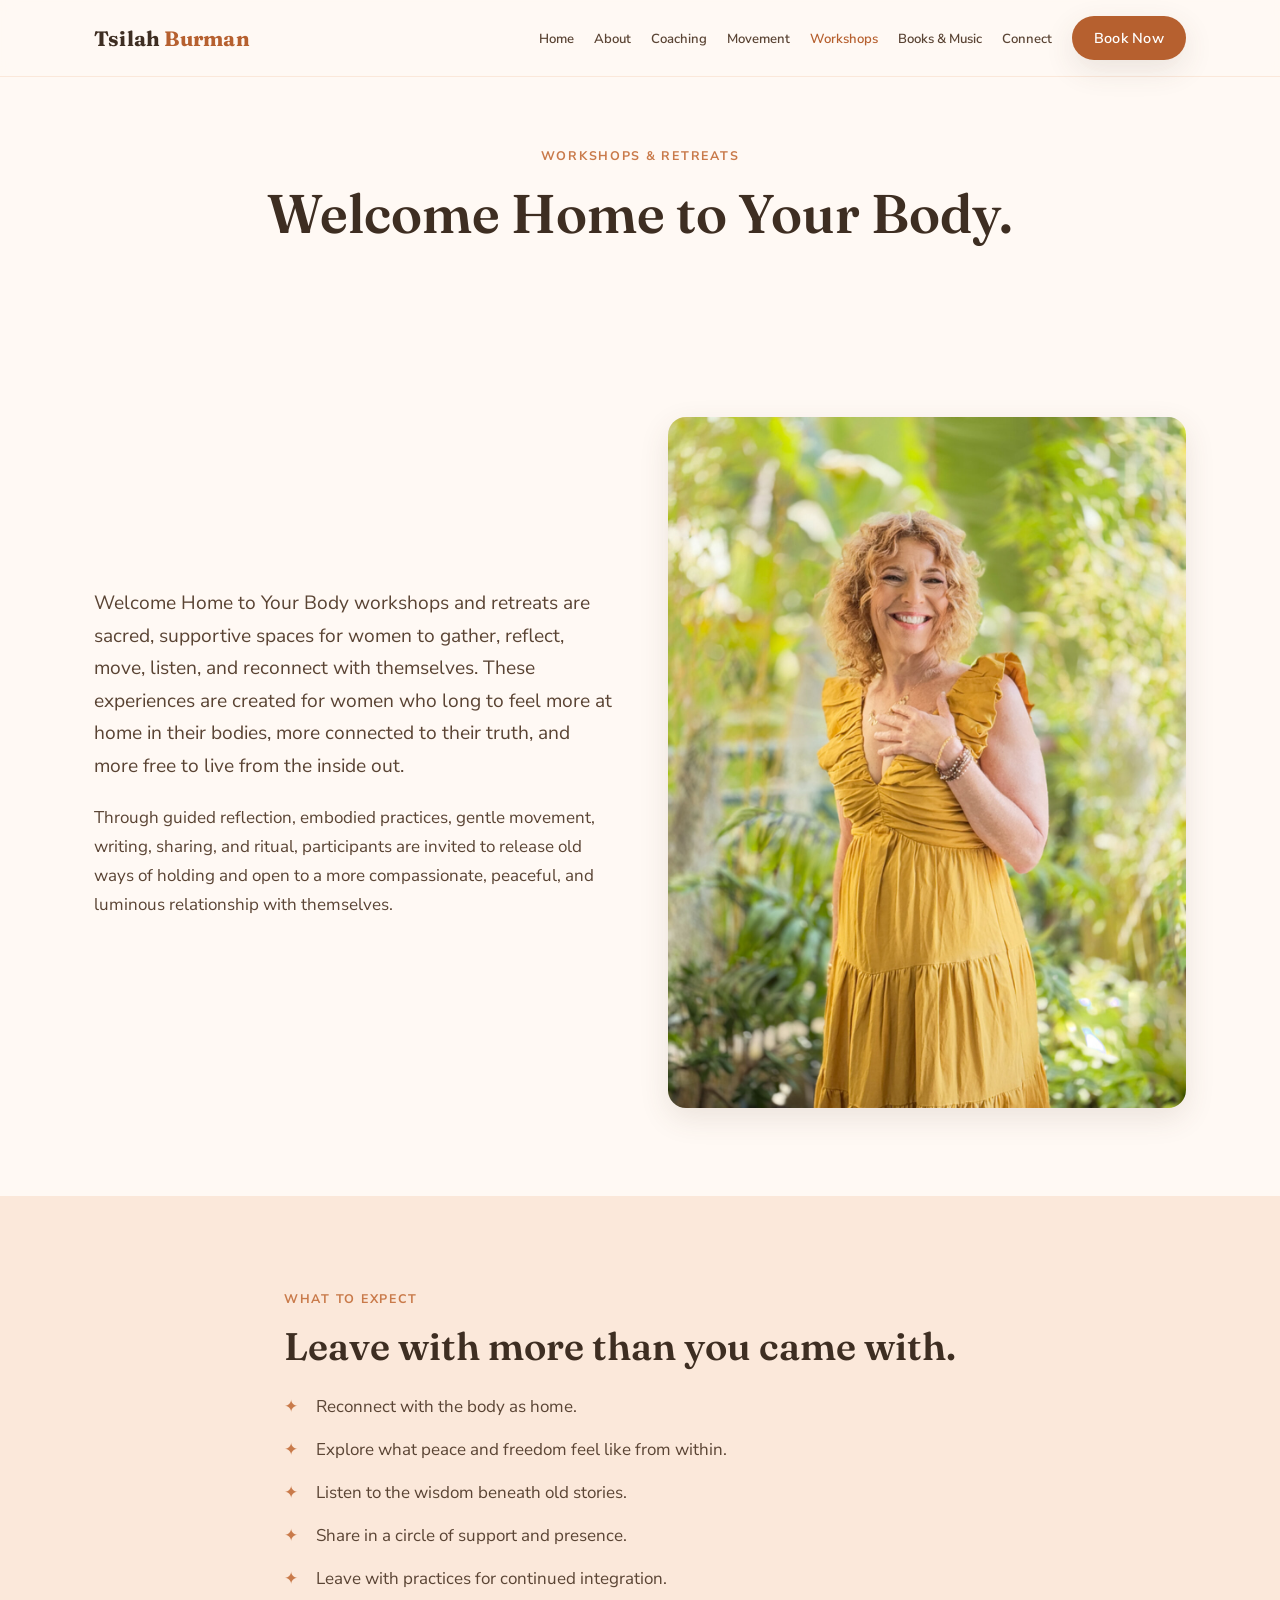
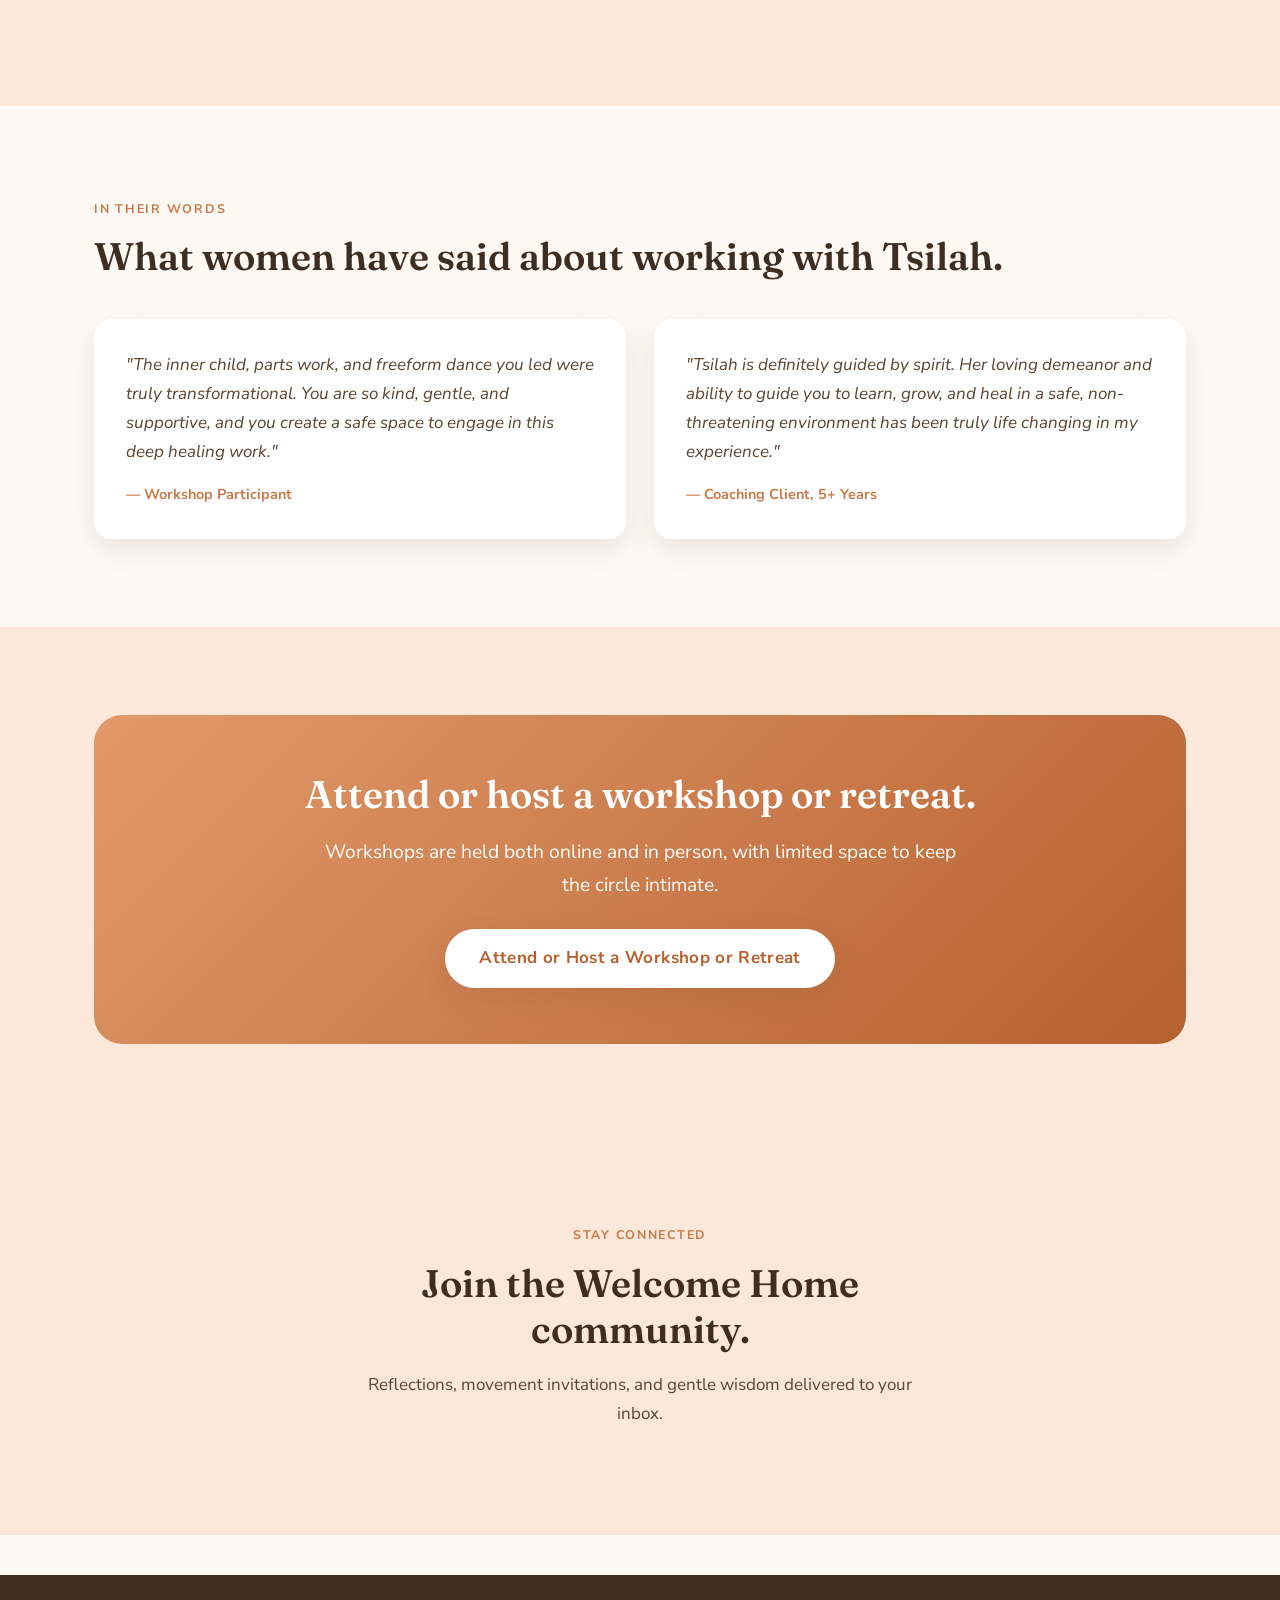
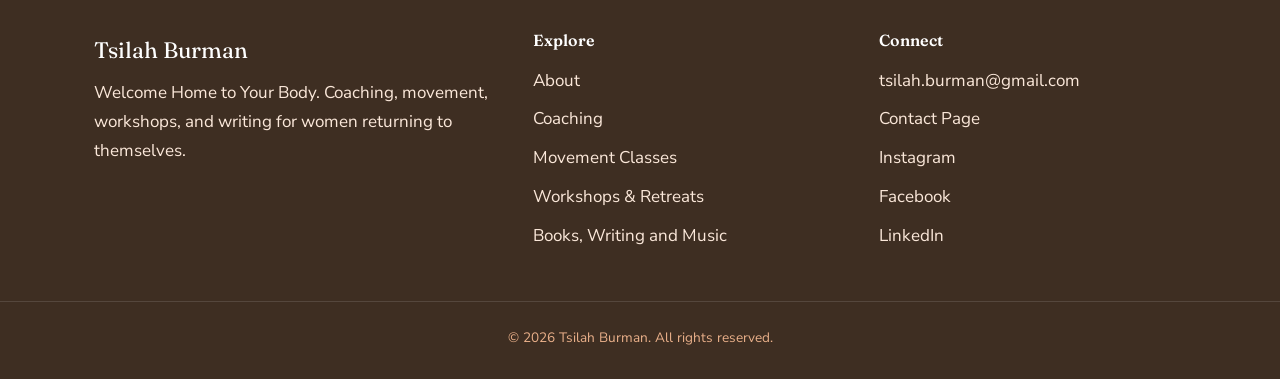
<file: workshops-retreats.html>
<!DOCTYPE html>
<html lang="en">
<head>
<meta charset="UTF-8">
<meta name="viewport" content="width=device-width, initial-scale=1.0">
<title>Workshops &amp; Retreats | Welcome Home to Your Body — Tsilah Burman</title>
<meta name="description" content="Welcome Home to Your Body workshops and retreats — sacred, supportive spaces for women to gather, reflect, move, and reconnect with themselves.">
<link rel="preconnect" href="https://fonts.googleapis.com">
<link href="https://fonts.googleapis.com/css2?family=Fraunces:ital,wght@0,500;0,600;0,700;1,500&family=Nunito+Sans:wght@400;600;700;800&display=swap" rel="stylesheet">
<link rel="stylesheet" href="assets/css/styles.css">
<!-- Google tag (gtag.js) -->
<script async src="https://www.googletagmanager.com/gtag/js?id=G-9420TD0KE1"></script>
<script>
  window.dataLayer = window.dataLayer || [];
  function gtag(){dataLayer.push(arguments);}
  gtag('js', new Date());
  gtag('config', 'G-9420TD0KE1');
</script>
</head>
<body>

<header class="site-header">
  <div class="nav-wrap">
    <a class="brand" href="index.html">Tsilah <span>Burman</span></a>
    <button class="nav-toggle" aria-label="Toggle menu">☰</button>
    <ul class="nav-links">
      <li><a href="index.html">Home</a></li>
      <li><a href="about.html">About</a></li>
      <li><a href="coaching.html">Coaching</a></li>
      <li><a href="movement-classes.html">Movement</a></li>
      <li><a href="workshops-retreats.html" class="active">Workshops</a></li>
      <li><a href="books-writing.html">Books &amp; Music</a></li>
      <li><a href="contact.html">Connect</a></li>
      <li><a href="book.html" class="btn">Book Now</a></li>
    </ul>
  </div>
</header>

<section class="page-hero">
  <div class="container">
    <span class="eyebrow">Workshops &amp; Retreats</span>
    <h1>Welcome Home to Your Body.</h1>
  </div>
</section>

<section class="section">
  <div class="container split">
    <div>
      <p class="lede">Welcome Home to Your Body workshops and retreats are sacred, supportive spaces for women to gather, reflect, move, listen, and reconnect with themselves. These experiences are created for women who long to feel more at home in their bodies, more connected to their truth, and more free to live from the inside out.</p>
      <p>Through guided reflection, embodied practices, gentle movement, writing, sharing, and ritual, participants are invited to release old ways of holding and open to a more compassionate, peaceful, and luminous relationship with themselves.</p>
    </div>
    <div class="split-img">
      <img src="assets/images/workshops.jpg" alt="Tsilah Burman smiling joyfully outdoors in a yellow dress">
    </div>
  </div>
</section>

<section class="section section--peach">
  <div class="container" style="max-width:760px;">
    <span class="eyebrow">What to Expect</span>
    <h2>Leave with more than you came with.</h2>
    <ul class="soft-list">
      <li>Reconnect with the body as home.</li>
      <li>Explore what peace and freedom feel like from within.</li>
      <li>Listen to the wisdom beneath old stories.</li>
      <li>Share in a circle of support and presence.</li>
      <li>Leave with practices for continued integration.</li>
    </ul>
  </div>
</section>

<section class="section">
  <div class="container">
    <span class="eyebrow">In Their Words</span>
    <h2>What women have said about working with Tsilah.</h2>
    <div class="testimonial-grid">
      <div class="testimonial">
        "The inner child, parts work, and freeform dance you led were truly transformational. You are so kind, gentle, and supportive, and you create a safe space to engage in this deep healing work."
        <cite>— Workshop Participant</cite>
      </div>
      <div class="testimonial">
        "Tsilah is definitely guided by spirit. Her loving demeanor and ability to guide you to learn, grow, and heal in a safe, non-threatening environment has been truly life changing in my experience."
        <cite>— Coaching Client, 5+ Years</cite>
      </div>
    </div>
  </div>
</section>

<section class="section section--peach">
  <div class="container">
    <div class="cta-band" style="background:linear-gradient(135deg, var(--peach-mid), var(--terracotta));">
      <h2>Attend or host a workshop or retreat.</h2>
      <p class="lede" style="margin:0 auto;">Workshops are held both online and in person, with limited space to keep the circle intimate.</p>
      <div class="btn-row" style="justify-content:center;">
        <a href="book.html" class="btn">Attend or Host a Workshop or Retreat</a>
      </div>
    </div>
  </div>
</section>

<section class="section section--peach">
  <div class="container" style="text-align:center; max-width:600px;">
    <span class="eyebrow">Stay Connected</span>
    <h2>Join the Welcome Home community.</h2>
    <p>Reflections, movement invitations, and gentle wisdom delivered to your inbox.</p>
    <script async data-uid="1c438d5a54" src="https://tsilah-burman.kit.com/1c438d5a54/index.js"></script>
  </div>
</section>

<footer class="site-footer">
  <div class="container footer-grid">
    <div>
      <div class="footer-brand">Tsilah Burman</div>
      <p>Welcome Home to Your Body. Coaching, movement, workshops, and writing for women returning to themselves.</p>
    </div>
    <div>
      <h4>Explore</h4>
      <ul class="footer-links">
        <li><a href="about.html">About</a></li>
        <li><a href="coaching.html">Coaching</a></li>
        <li><a href="movement-classes.html">Movement Classes</a></li>
        <li><a href="workshops-retreats.html">Workshops &amp; Retreats</a></li>
        <li><a href="books-writing.html">Books, Writing and Music</a></li>
      </ul>
    </div>
    <div>
      <h4>Connect</h4>
      <ul class="footer-links">
        <li><a href="mailto:tsilah.burman@gmail.com">tsilah.burman@gmail.com</a></li>
        <li><a href="contact.html">Contact Page</a></li>
        <li><a href="https://www.instagram.com/tsilahb/" target="_blank" rel="noopener">Instagram</a></li>
        <li><a href="https://www.facebook.com/tsilah.burman" target="_blank" rel="noopener">Facebook</a></li>
        <li><a href="https://www.linkedin.com/in/tsilah-burman-02950ab/" target="_blank" rel="noopener">LinkedIn</a></li>
      </ul>
    </div>
  </div>
  <div class="footer-bottom">&copy; 2026 Tsilah Burman. All rights reserved.</div>
</footer>

<script src="assets/js/main.js"></script>
<!-- Start of HubSpot Embed Code -->
<script type="text/javascript" id="hs-script-loader" async defer src="//js-na2.hs-scripts.com/246640517.js"></script>
<!-- End of HubSpot Embed Code -->
</body>
</html>
</file>
<file: assets/css/styles.css>
/* ============================
   Welcome Home to Your Body
   Tsilah Burman — Site Styles
   ============================ */

:root {
  --cream: #FFF9F4;
  --peach-light: #FBE8DA;
  --peach: #EAB08A;
  --peach-mid: #E29A6B;
  --peach-deep: #C97A4A;
  --terracotta: #B6602F;
  --brown-text: #5A4434;
  --brown-deep: #3E2E22;
  --white: #FFFFFF;
  --shadow: 0 10px 30px rgba(90, 68, 52, 0.12);
  --radius: 18px;
  --serif: "Fraunces", Georgia, "Times New Roman", serif;
  --sans: "Nunito Sans", "Segoe UI", Helvetica, Arial, sans-serif;
}

* { box-sizing: border-box; }

html { scroll-behavior: smooth; }

body {
  margin: 0;
  font-family: var(--sans);
  color: var(--brown-text);
  background: var(--cream);
  line-height: 1.7;
  font-size: 17px;
}

img { max-width: 100%; display: block; border-radius: var(--radius); }

a { color: var(--terracotta); text-decoration: none; }
a:hover { color: var(--peach-deep); }

h1, h2, h3, h4 {
  font-family: var(--serif);
  color: var(--brown-deep);
  line-height: 1.2;
  margin: 0 0 0.5em;
  font-weight: 600;
}

h1 { font-size: clamp(2.2rem, 5vw, 3.4rem); }
h2 { font-size: clamp(1.7rem, 3.5vw, 2.4rem); }
h3 { font-size: 1.35rem; }

p { margin: 0 0 1.1em; }

.container {
  max-width: 1140px;
  margin: 0 auto;
  padding: 0 24px;
}

.section {
  padding: 88px 0;
}

.section--tight { padding: 56px 0; }

.section--peach {
  background: var(--peach-light);
}

.eyebrow {
  font-family: var(--sans);
  text-transform: uppercase;
  letter-spacing: 0.14em;
  font-size: 0.78rem;
  font-weight: 700;
  color: var(--peach-deep);
  margin-bottom: 14px;
  display: inline-block;
}

.lede {
  font-size: 1.2rem;
  color: var(--brown-text);
  max-width: 640px;
}

.btn {
  display: inline-block;
  font-family: var(--sans);
  font-weight: 700;
  letter-spacing: 0.02em;
  padding: 15px 34px;
  border-radius: 999px;
  background: var(--terracotta);
  color: var(--white) !important;
  transition: transform 0.18s ease, box-shadow 0.18s ease, background 0.18s ease;
  box-shadow: var(--shadow);
}

.btn:hover {
  background: var(--peach-deep);
  transform: translateY(-2px);
}

.btn--ghost {
  background: transparent;
  border: 2px solid var(--terracotta);
  color: var(--terracotta) !important;
  box-shadow: none;
  padding: 13px 32px;
}

.btn--ghost:hover {
  background: var(--terracotta);
  color: var(--white) !important;
}

.btn-row { display: flex; gap: 16px; flex-wrap: wrap; margin-top: 28px; }

/* ---------- Header / Nav ---------- */

.site-header {
  position: sticky;
  top: 0;
  z-index: 50;
  background: rgba(255, 249, 244, 0.92);
  backdrop-filter: blur(8px);
  border-bottom: 1px solid var(--peach-light);
}

.nav-wrap {
  max-width: 1140px;
  margin: 0 auto;
  padding: 16px 24px;
  display: flex;
  align-items: center;
  justify-content: space-between;
}

.brand {
  font-family: var(--serif);
  font-size: 1.3rem;
  font-weight: 700;
  color: var(--brown-deep) !important;
  letter-spacing: 0.01em;
}

.brand span { color: var(--terracotta); }

.nav-links {
  display: flex;
  gap: 20px;
  list-style: none;
  margin: 0;
  padding: 0;
  align-items: center;
}

.nav-links a {
  color: var(--brown-text);
  font-weight: 600;
  font-size: 0.82rem;
}

.nav-links a.active,
.nav-links a:hover {
  color: var(--terracotta);
}

.nav-links .btn {
  padding: 10px 22px;
  font-size: 0.9rem;
}

.nav-toggle {
  display: none;
  background: none;
  border: none;
  font-size: 1.6rem;
  color: var(--brown-deep);
  cursor: pointer;
}

@media (max-width: 880px) {
  .nav-toggle { display: block; }
  .nav-links {
    position: absolute;
    top: 100%;
    left: 0;
    right: 0;
    background: var(--cream);
    flex-direction: column;
    align-items: flex-start;
    gap: 18px;
    padding: 24px;
    border-bottom: 1px solid var(--peach-light);
    display: none;
  }
  .nav-links.open { display: flex; }
}

/* ---------- Hero ---------- */

.hero {
  padding: 64px 0 90px;
  overflow: hidden;
}

.hero-grid {
  display: grid;
  grid-template-columns: 1.1fr 0.9fr;
  gap: 56px;
  align-items: center;
}

.hero-art {
  border-radius: 28px;
  overflow: hidden;
  box-shadow: var(--shadow);
}

.hero-art img { border-radius: 28px; }

@media (max-width: 880px) {
  .hero-grid { grid-template-columns: 1fr; }
  .hero-art { order: -1; }
}

/* ---------- Page hero (sub pages) ---------- */

.page-hero {
  padding: 64px 0 56px;
  text-align: center;
}

.page-hero .lede { margin: 0 auto; }

/* ---------- Cards / Grid ---------- */

.grid-3 {
  display: grid;
  grid-template-columns: repeat(3, 1fr);
  gap: 28px;
  margin-top: 40px;
}

@media (max-width: 880px) {
  .grid-3 { grid-template-columns: 1fr; }
}

.card {
  background: var(--white);
  border-radius: var(--radius);
  padding: 32px 28px;
  box-shadow: var(--shadow);
}

.card h3 { margin-bottom: 10px; }

.card a.card-link {
  font-weight: 700;
  font-size: 0.92rem;
  display: inline-block;
  margin-top: 12px;
}

/* ---------- Two column layout ---------- */

.split {
  display: grid;
  grid-template-columns: 1fr 1fr;
  gap: 56px;
  align-items: center;
}

.split.reverse .split-img { order: 2; }

@media (max-width: 880px) {
  .split { grid-template-columns: 1fr; }
  .split.reverse .split-img { order: -1; }
}

.split-img img { box-shadow: var(--shadow); }

/* ---------- Lists with checkmarks ---------- */

ul.soft-list {
  list-style: none;
  padding: 0;
  margin: 24px 0;
}

ul.soft-list li {
  position: relative;
  padding-left: 32px;
  margin-bottom: 14px;
  color: var(--brown-text);
}

ul.soft-list li::before {
  content: "✦";
  position: absolute;
  left: 0;
  top: 0;
  color: var(--peach-deep);
}

/* ---------- Testimonials ---------- */

.testimonial {
  background: var(--white);
  border-radius: var(--radius);
  padding: 32px;
  box-shadow: var(--shadow);
  font-style: italic;
  color: var(--brown-text);
  position: relative;
}

.testimonial cite {
  display: block;
  margin-top: 16px;
  font-style: normal;
  font-weight: 700;
  color: var(--peach-deep);
  font-size: 0.9rem;
}

.testimonial-grid {
  display: grid;
  grid-template-columns: 1fr 1fr;
  gap: 28px;
  margin-top: 40px;
}

@media (max-width: 880px) {
  .testimonial-grid { grid-template-columns: 1fr; }
}

/* ---------- CTA band ---------- */

.cta-band {
  background: linear-gradient(135deg, var(--peach-mid), var(--terracotta));
  color: var(--white);
  border-radius: 28px;
  padding: 56px;
  text-align: center;
}

.cta-band h2, .cta-band p { color: var(--white); }
.cta-band .btn { background: var(--white); color: var(--terracotta) !important; }
.cta-band .btn:hover { background: var(--brown-deep); color: var(--white) !important; }

/* ---------- Form ---------- */

form.contact-form {
  display: grid;
  gap: 18px;
  max-width: 560px;
}

form.contact-form label {
  font-weight: 700;
  font-size: 0.9rem;
  color: var(--brown-deep);
  display: block;
  margin-bottom: 6px;
}

form.contact-form input,
form.contact-form select,
form.contact-form textarea {
  width: 100%;
  padding: 13px 16px;
  border-radius: 12px;
  border: 1.5px solid var(--peach);
  background: var(--white);
  font-family: var(--sans);
  font-size: 1rem;
  color: var(--brown-text);
}

form.contact-form input:focus,
form.contact-form select:focus,
form.contact-form textarea:focus {
  outline: none;
  border-color: var(--terracotta);
}

/* ---------- Footer ---------- */

.site-footer {
  background: var(--brown-deep);
  color: var(--peach-light);
  padding: 56px 0 30px;
  margin-top: 40px;
}

.footer-grid {
  display: grid;
  grid-template-columns: 1.3fr 1fr 1fr;
  gap: 40px;
}

@media (max-width: 880px) {
  .footer-grid { grid-template-columns: 1fr; gap: 28px; }
}

.site-footer h4 {
  color: var(--white);
  font-size: 1rem;
  margin-bottom: 16px;
}

.site-footer a { color: var(--peach-light); }
.site-footer a:hover { color: var(--peach); }

.footer-brand {
  font-family: var(--serif);
  font-size: 1.4rem;
  color: var(--white);
  margin-bottom: 10px;
}

.footer-links { list-style: none; padding: 0; margin: 0; }
.footer-links li { margin-bottom: 10px; }

.footer-bottom {
  text-align: center;
  margin-top: 40px;
  padding-top: 24px;
  border-top: 1px solid rgba(255,255,255,0.12);
  font-size: 0.85rem;
  color: var(--peach);
}

/* ---------- Quote / signature line ---------- */

.signature-line {
  text-align: center;
  font-family: var(--serif);
  font-style: italic;
  font-size: 1.25rem;
  color: var(--brown-deep);
  max-width: 680px;
  margin: 0 auto;
}

.divider {
  width: 60px;
  height: 3px;
  background: var(--peach-deep);
  border-radius: 3px;
  margin: 18px auto;
}
.divider--left { margin: 18px 0; }
</file>
